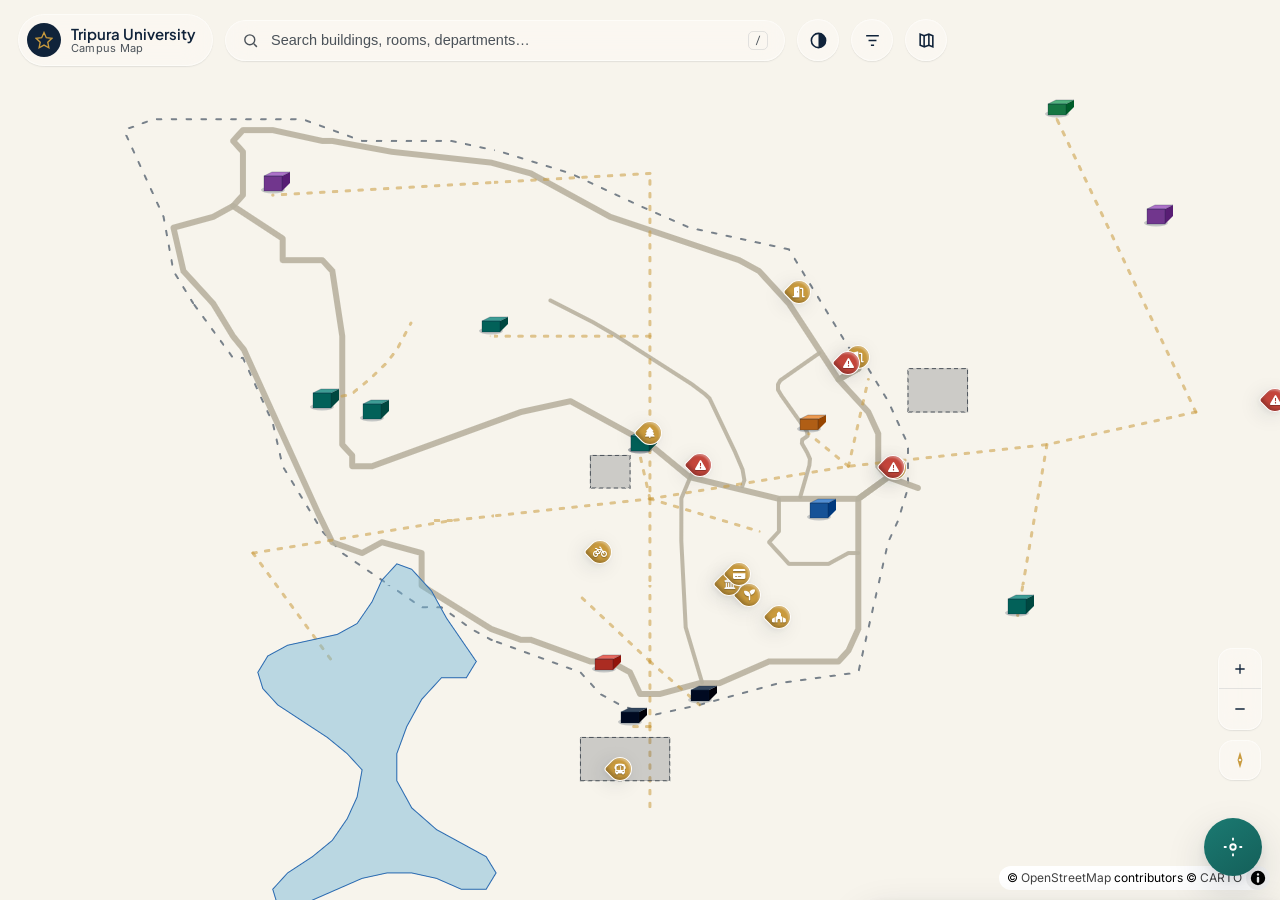
<file: index.html>
<!DOCTYPE html>
<html lang="en">
<head>
<meta charset="UTF-8">
<meta name="viewport" content="width=device-width, initial-scale=1, viewport-fit=cover">
<title>Tripura University — Interactive Campus Map</title>
<meta name="description" content="An open-source, interactive campus navigation platform for Tripura University: search buildings and rooms, filter by category, and find walking routes across campus.">
<meta name="theme-color" content="#10233A">

<!-- PWA -->
<link rel="manifest" href="manifest.json">
<link rel="icon" href="assets/icons/favicon.svg" type="image/svg+xml">

<!-- MapLibre GL JS (open-source vector/raster mapping library) and
     Font Awesome, vendored locally in /vendor — not loaded from a CDN.
     A CDN + SRI script is one bad/slow/filtered network hop away from
     silently failing to execute (no console access for most visitors
     to even notice), which took the whole map down before. Shipping
     these with the app removes that failure point and lets the service
     worker cache them for real offline use. -->
<link rel="stylesheet" href="vendor/maplibre/maplibre-gl.css">
<link rel="stylesheet" href="vendor/fontawesome/css/all.min.css">

<!-- Typography: modern all-sans pairing (display + body) + a data mono -->
<link rel="preconnect" href="https://fonts.googleapis.com">
<link rel="preconnect" href="https://fonts.gstatic.com" crossorigin>
<link href="https://fonts.googleapis.com/css2?family=Plus+Jakarta+Sans:wght@500;600;700;800&family=Inter:wght@400;500;600;700&family=JetBrains+Mono:wght@400;600&display=swap" rel="stylesheet">

<link rel="stylesheet" href="css/style.css">
<link rel="stylesheet" href="css/dark.css">
<link rel="stylesheet" href="css/responsive.css">
</head>
<body>
<a class="skip-link" href="#map-canvas">Skip to map</a>

<div id="app-shell">

  <!-- ============ Loading splash ============ -->
  <div id="app-loading" aria-live="polite">
    <div class="loading-crest">
      <svg viewBox="0 0 24 24" width="30" height="30" fill="none" stroke="currentColor" stroke-width="1.6"><path d="m12 2 3.1 6.9 7.4.9-5.5 5.2 1.5 7.3L12 18.8l-6.5 3.5 1.5-7.3-5.5-5.2 7.4-.9Z"/></svg>
    </div>
    <div class="loading-ring"></div>
    <div class="loading-label" id="loading-label">Loading Tripura University campus map…</div>
    <button class="btn btn-primary" id="loading-retry" style="display:none;margin-top:14px">Retry</button>
  </div>

  <!-- ============ Map canvas ============ -->
  <main id="map-canvas" role="application" aria-label="Interactive campus map"></main>

  <!-- ============ Top bar: brand + search + theme ============ -->
  <header class="topbar">
    <div class="brand">
      <div class="brand__crest" aria-hidden="true">
        <svg viewBox="0 0 24 24" width="18" height="18" fill="none" stroke="currentColor" stroke-width="1.8"><path d="m12 2 3.1 6.9 7.4.9-5.5 5.2 1.5 7.3L12 18.8l-6.5 3.5 1.5-7.3-5.5-5.2 7.4-.9Z"/></svg>
      </div>
      <div class="brand__text">
        <span class="brand__title">Tripura University</span>
        <span class="brand__subtitle">Campus Map</span>
      </div>
    </div>

    <div class="search-float">
      <div class="search-box">
        <svg width="17" height="17" viewBox="0 0 24 24" fill="none" stroke="currentColor" stroke-width="2"><circle cx="11" cy="11" r="7"/><path d="m21 21-4.3-4.3"/></svg>
        <input id="search-input" type="text" placeholder="Search buildings, rooms, departments…" aria-label="Search the campus" autocomplete="off">
        <button class="search-clear" id="search-clear" aria-label="Clear search">
          <svg width="15" height="15" viewBox="0 0 24 24" fill="none" stroke="currentColor" stroke-width="2"><path d="M18 6 6 18M6 6l12 12"/></svg>
        </button>
        <span class="kbd-hint">/</span>
      </div>
      <div class="search-suggestions" id="search-suggestions" role="listbox"></div>
    </div>

    <button class="icon-btn" id="theme-toggle" aria-label="Toggle theme"></button>
    <button class="icon-btn" id="sidebar-toggle" aria-label="Toggle filters">
      <svg viewBox="0 0 24 24" fill="none" stroke="currentColor" stroke-width="2"><path d="M4 6h16M7 12h10M10 18h4"/></svg>
    </button>
    <button class="icon-btn" id="route-toggle" aria-label="Plan a route">
      <svg viewBox="0 0 24 24" fill="none" stroke="currentColor" stroke-width="2"><path d="M9 20l-5-2V4l5 2 6-2 5 2v14l-5-2-6 2Z"/><path d="M9 6v14M15 4v14"/></svg>
    </button>
  </header>

  <!-- ============ Recenter pill ============ -->
  <button class="recenter-btn" id="recenter-btn">
    <svg width="13" height="13" viewBox="0 0 24 24" fill="none" stroke="currentColor" stroke-width="2"><circle cx="12" cy="12" r="3"/><path d="M12 2v3M12 19v3M2 12h3M19 12h3"/></svg>
    Recenter on campus
  </button>

  <!-- ============ Sidebar: filters + legend ============ -->
  <aside class="sidebar" id="sidebar" aria-label="Map filters and legend">
    <div class="sidebar__header">
      <h2>Explore the Campus</h2>
      <button class="icon-btn" id="sidebar-close-shortcut" style="width:30px;height:30px" onclick="document.getElementById('sidebar').classList.remove('open')" aria-label="Close filters">
        <svg width="13" height="13" viewBox="0 0 24 24" fill="none" stroke="currentColor" stroke-width="2"><path d="M18 6 6 18M6 6l12 12"/></svg>
      </button>
    </div>
    <div class="sidebar__body">
      <div class="filter-section">
        <div class="filter-section__title">Filter by Category</div>
        <button class="filter-reset-btn" id="filter-reset" type="button">Reset filters</button>
      </div>
      <div id="filter-chips"></div>
      <div class="filter-section">
        <div class="filter-section__title">Map Legend</div>
        <div class="legend-list" id="legend-list"></div>
      </div>
    </div>
  </aside>

  <!-- ============ Map controls: zoom + compass (map rotates, stays flat) ============ -->
  <div class="map-controls">
    <div class="zoom-stack">
      <button id="zoom-in" aria-label="Zoom in"><svg width="16" height="16" viewBox="0 0 24 24" fill="none" stroke="currentColor" stroke-width="2"><path d="M12 5v14M5 12h14"/></svg></button>
      <button id="zoom-out" aria-label="Zoom out"><svg width="16" height="16" viewBox="0 0 24 24" fill="none" stroke="currentColor" stroke-width="2"><path d="M5 12h14"/></svg></button>
    </div>
    <button id="reset-north" class="btn-compass" aria-pressed="false" aria-label="Reset map rotation to north (drag with right-click or two fingers to rotate)">
      <svg class="btn-compass__needle" width="20" height="20" viewBox="0 0 24 24"><path d="M12 2 L15 12 L12 22 L9 12 Z" fill="currentColor"/><circle cx="12" cy="12" r="1.6" fill="var(--cream-paper)"/></svg>
    </button>
  </div>

  <!-- ============ Floating Action Button: Locate Me ============ -->
  <button class="fab" id="fab-locate" aria-label="Locate me">
    <svg width="22" height="22" viewBox="0 0 24 24" fill="none" stroke="#fff" stroke-width="2"><circle cx="12" cy="12" r="3"/><path d="M12 2v3M12 19v3M2 12h3M19 12h3"/></svg>
  </button>

  <!-- ============ Route planner panel ============ -->
  <section class="route-panel" id="route-panel" aria-label="Route planner">
    <div class="route-panel__row">
      <span class="route-dot route-dot--start"></span>
      <div class="route-input-wrap">
        <input class="route-input" id="route-start" placeholder="Starting point" autocomplete="off">
        <div class="search-suggestions" id="route-start-suggestions" role="listbox"></div>
      </div>
      <button class="icon-btn route-locate-btn" id="route-start-locate" aria-label="Use my current location as the starting point" title="Use my current location">
        <svg width="16" height="16" viewBox="0 0 24 24" fill="none" stroke="currentColor" stroke-width="2"><circle cx="12" cy="12" r="3"/><path d="M12 2v3M12 19v3M2 12h3M19 12h3"/></svg>
      </button>
    </div>
    <div class="route-panel__row">
      <button class="route-swap" id="route-swap" aria-label="Swap start and destination">
        <svg width="15" height="15" viewBox="0 0 24 24" fill="none" stroke="currentColor" stroke-width="2"><path d="M7 4v16M7 20l-3-3M7 20l3-3M17 20V4M17 4l-3 3M17 4l3 3"/></svg>
      </button>
      <span class="route-dot route-dot--end"></span>
      <div class="route-input-wrap">
        <input class="route-input" id="route-end" placeholder="Destination" autocomplete="off">
        <div class="search-suggestions" id="route-end-suggestions" role="listbox"></div>
      </div>
    </div>
    <div class="route-mode-toggle">
      <button class="active" data-mode="fastest">Fastest</button>
      <button data-mode="accessible">Accessible</button>
    </div>
    <div style="display:flex;gap:8px;margin-top:12px;">
      <button class="btn btn-primary" id="route-find" style="flex:1;justify-content:center">Find Route</button>
      <button class="btn btn-ghost" id="route-close">Close</button>
    </div>
    <div class="route-summary" id="route-summary" style="display:none"></div>
  </section>

  <!-- ============ Information drawer ============ -->
  <section class="drawer" id="info-drawer" aria-label="Building details">
    <button class="drawer__handle" id="drawer-handle" aria-label="Expand or collapse details panel"></button>
    <div class="drawer__hero">
      <div class="drawer__hero-overlay">
        <div class="drawer__eyebrow">BUILDING</div>
        <h3 class="drawer__title">Select a building</h3>
      </div>
      <button class="drawer__close" id="drawer-close" aria-label="Close details">
        <svg width="15" height="15" viewBox="0 0 24 24" fill="none" stroke="currentColor" stroke-width="2"><path d="M18 6 6 18M6 6l12 12"/></svg>
      </button>
    </div>
    <div class="drawer__body" id="drawer-body"></div>
  </section>

  <!-- ============ Map context menu ============ -->
  <div class="context-menu" id="context-menu" role="menu">
    <button data-action="directions-from" role="menuitem">
      <svg width="15" height="15" viewBox="0 0 24 24" fill="none" stroke="currentColor" stroke-width="2"><path d="M3 11l18-8-8 18-2-8-8-2Z"/></svg>
      Directions from here
    </button>
    <button data-action="copy-coords" role="menuitem">
      <svg width="15" height="15" viewBox="0 0 24 24" fill="none" stroke="currentColor" stroke-width="2"><rect x="9" y="9" width="12" height="12" rx="2"/><path d="M5 15V5a2 2 0 0 1 2-2h10"/></svg>
      Copy coordinates
    </button>
    <button data-action="share-location" role="menuitem">
      <svg width="15" height="15" viewBox="0 0 24 24" fill="none" stroke="currentColor" stroke-width="2"><circle cx="18" cy="5" r="3"/><circle cx="6" cy="12" r="3"/><circle cx="18" cy="19" r="3"/><path d="M8.6 10.5 15.4 6.5M8.6 13.5l6.8 4"/></svg>
      Share this location
    </button>
  </div>

  <!-- ============ Toasts ============ -->
  <div class="toast-stack" id="toast-stack" aria-live="polite"></div>

</div>

<!-- Open-source libraries, no API key required, all served locally — see note above -->
<script src="vendor/maplibre/maplibre-gl.js"></script>
<script src="vendor/turf/turf.min.js"></script>
<script src="vendor/fuse/fuse.min.js"></script>
<script src="vendor/gsap/gsap.min.js"></script>

<!-- App modules, loaded in dependency order (no bundler by design) -->
<script src="js/helpers.js"></script>
<script src="js/dataLoader.js"></script>
<script src="js/scenery.js"></script>
<script src="js/map.js"></script>
<script src="js/routing.js"></script>
<script src="js/search.js"></script>
<script src="js/filters.js"></script>
<script src="js/ui.js"></script>
<script src="js/app.js"></script>
<script>
  // Registers service-worker.js so the app shell, styles, scripts and
  // /data are cached for offline/flaky-network use, per manifest.json's
  // PWA setup. (The file already existed in the repo but nothing was
  // ever calling navigator.serviceWorker.register — so it never actually
  // ran.) Skipped gracefully on browsers without support.
  if ('serviceWorker' in navigator) {
    window.addEventListener('load', () => {
      navigator.serviceWorker.register('service-worker.js').catch((err) => {
        console.warn('Service worker registration failed:', err);
      });
    });
  }
</script>
</body>
</html>
</file>
<file: vendor/maplibre/maplibre-gl.css>
.maplibregl-map{font:12px/20px Helvetica Neue,Arial,Helvetica,sans-serif;overflow:hidden;position:relative;-webkit-tap-highlight-color:rgb(0 0 0/0)}.maplibregl-canvas{left:0;position:absolute;top:0}.maplibregl-map:fullscreen{height:100%;width:100%}.maplibregl-ctrl-group button.maplibregl-ctrl-compass{touch-action:none}.maplibregl-canvas-container.maplibregl-interactive,.maplibregl-ctrl-group button.maplibregl-ctrl-compass{cursor:grab;-webkit-user-select:none;-moz-user-select:none;user-select:none}.maplibregl-canvas-container.maplibregl-interactive.maplibregl-track-pointer{cursor:pointer}.maplibregl-canvas-container.maplibregl-interactive:active,.maplibregl-ctrl-group button.maplibregl-ctrl-compass:active{cursor:grabbing}.maplibregl-canvas-container.maplibregl-touch-zoom-rotate,.maplibregl-canvas-container.maplibregl-touch-zoom-rotate .maplibregl-canvas{touch-action:pan-x pan-y}.maplibregl-canvas-container.maplibregl-touch-drag-pan,.maplibregl-canvas-container.maplibregl-touch-drag-pan .maplibregl-canvas{touch-action:pinch-zoom}.maplibregl-canvas-container.maplibregl-touch-zoom-rotate.maplibregl-touch-drag-pan,.maplibregl-canvas-container.maplibregl-touch-zoom-rotate.maplibregl-touch-drag-pan .maplibregl-canvas{touch-action:none}.maplibregl-canvas-container.maplibregl-touch-drag-pan.maplibregl-cooperative-gestures,.maplibregl-canvas-container.maplibregl-touch-drag-pan.maplibregl-cooperative-gestures .maplibregl-canvas{touch-action:pan-x pan-y}.maplibregl-ctrl-bottom-left,.maplibregl-ctrl-bottom-right,.maplibregl-ctrl-top-left,.maplibregl-ctrl-top-right{pointer-events:none;position:absolute;z-index:2}.maplibregl-ctrl-top-left{left:0;top:0}.maplibregl-ctrl-top-right{right:0;top:0}.maplibregl-ctrl-bottom-left{bottom:0;left:0}.maplibregl-ctrl-bottom-right{bottom:0;right:0}.maplibregl-ctrl{clear:both;pointer-events:auto;transform:translate(0)}.maplibregl-ctrl-top-left .maplibregl-ctrl{float:left;margin:10px 0 0 10px}.maplibregl-ctrl-top-right .maplibregl-ctrl{float:right;margin:10px 10px 0 0}.maplibregl-ctrl-bottom-left .maplibregl-ctrl{float:left;margin:0 0 10px 10px}.maplibregl-ctrl-bottom-right .maplibregl-ctrl{float:right;margin:0 10px 10px 0}.maplibregl-ctrl-group{background:#fff;border-radius:4px}.maplibregl-ctrl-group:not(:empty){box-shadow:0 0 0 2px rgba(0,0,0,.1)}@media (forced-colors:active){.maplibregl-ctrl-group:not(:empty){box-shadow:0 0 0 2px ButtonText}}.maplibregl-ctrl-group button{background-color:transparent;border:0;box-sizing:border-box;cursor:pointer;display:block;height:29px;outline:none;padding:0;width:29px}.maplibregl-ctrl-group button+button{border-top:1px solid #ddd}.maplibregl-ctrl button .maplibregl-ctrl-icon{background-position:50%;background-repeat:no-repeat;display:block;height:100%;width:100%}@media (forced-colors:active){.maplibregl-ctrl-icon{background-color:transparent}.maplibregl-ctrl-group button+button{border-top:1px solid ButtonText}}.maplibregl-ctrl button::-moz-focus-inner{border:0;padding:0}.maplibregl-ctrl-attrib-button:focus,.maplibregl-ctrl-group button:focus{box-shadow:0 0 2px 2px #0096ff}.maplibregl-ctrl button:disabled{cursor:not-allowed}.maplibregl-ctrl button:disabled .maplibregl-ctrl-icon{opacity:.25}.maplibregl-ctrl button:not(:disabled):hover{background-color:rgb(0 0 0/5%)}.maplibregl-ctrl-group button:focus:focus-visible{box-shadow:0 0 2px 2px #0096ff}.maplibregl-ctrl-group button:focus:not(:focus-visible){box-shadow:none}.maplibregl-ctrl-group button:focus:first-child{border-radius:4px 4px 0 0}.maplibregl-ctrl-group button:focus:last-child{border-radius:0 0 4px 4px}.maplibregl-ctrl-group button:focus:only-child{border-radius:inherit}.maplibregl-ctrl button.maplibregl-ctrl-zoom-out .maplibregl-ctrl-icon{background-image:url("data:image/svg+xml;charset=utf-8,%3Csvg xmlns='http://www.w3.org/2000/svg' width='29' height='29' fill='%23333' viewBox='0 0 29 29'%3E%3Cpath d='M10 13c-.75 0-1.5.75-1.5 1.5S9.25 16 10 16h9c.75 0 1.5-.75 1.5-1.5S19.75 13 19 13z'/%3E%3C/svg%3E")}.maplibregl-ctrl button.maplibregl-ctrl-zoom-in .maplibregl-ctrl-icon{background-image:url("data:image/svg+xml;charset=utf-8,%3Csvg xmlns='http://www.w3.org/2000/svg' width='29' height='29' fill='%23333' viewBox='0 0 29 29'%3E%3Cpath d='M14.5 8.5c-.75 0-1.5.75-1.5 1.5v3h-3c-.75 0-1.5.75-1.5 1.5S9.25 16 10 16h3v3c0 .75.75 1.5 1.5 1.5S16 19.75 16 19v-3h3c.75 0 1.5-.75 1.5-1.5S19.75 13 19 13h-3v-3c0-.75-.75-1.5-1.5-1.5'/%3E%3C/svg%3E")}@media (forced-colors:active){.maplibregl-ctrl button.maplibregl-ctrl-zoom-out .maplibregl-ctrl-icon{background-image:url("data:image/svg+xml;charset=utf-8,%3Csvg xmlns='http://www.w3.org/2000/svg' width='29' height='29' fill='%23fff' viewBox='0 0 29 29'%3E%3Cpath d='M10 13c-.75 0-1.5.75-1.5 1.5S9.25 16 10 16h9c.75 0 1.5-.75 1.5-1.5S19.75 13 19 13z'/%3E%3C/svg%3E")}.maplibregl-ctrl button.maplibregl-ctrl-zoom-in .maplibregl-ctrl-icon{background-image:url("data:image/svg+xml;charset=utf-8,%3Csvg xmlns='http://www.w3.org/2000/svg' width='29' height='29' fill='%23fff' viewBox='0 0 29 29'%3E%3Cpath d='M14.5 8.5c-.75 0-1.5.75-1.5 1.5v3h-3c-.75 0-1.5.75-1.5 1.5S9.25 16 10 16h3v3c0 .75.75 1.5 1.5 1.5S16 19.75 16 19v-3h3c.75 0 1.5-.75 1.5-1.5S19.75 13 19 13h-3v-3c0-.75-.75-1.5-1.5-1.5'/%3E%3C/svg%3E")}}@media (forced-colors:active) and (prefers-color-scheme:light){.maplibregl-ctrl button.maplibregl-ctrl-zoom-out .maplibregl-ctrl-icon{background-image:url("data:image/svg+xml;charset=utf-8,%3Csvg xmlns='http://www.w3.org/2000/svg' width='29' height='29' viewBox='0 0 29 29'%3E%3Cpath d='M10 13c-.75 0-1.5.75-1.5 1.5S9.25 16 10 16h9c.75 0 1.5-.75 1.5-1.5S19.75 13 19 13z'/%3E%3C/svg%3E")}.maplibregl-ctrl button.maplibregl-ctrl-zoom-in .maplibregl-ctrl-icon{background-image:url("data:image/svg+xml;charset=utf-8,%3Csvg xmlns='http://www.w3.org/2000/svg' width='29' height='29' viewBox='0 0 29 29'%3E%3Cpath d='M14.5 8.5c-.75 0-1.5.75-1.5 1.5v3h-3c-.75 0-1.5.75-1.5 1.5S9.25 16 10 16h3v3c0 .75.75 1.5 1.5 1.5S16 19.75 16 19v-3h3c.75 0 1.5-.75 1.5-1.5S19.75 13 19 13h-3v-3c0-.75-.75-1.5-1.5-1.5'/%3E%3C/svg%3E")}}.maplibregl-ctrl button.maplibregl-ctrl-fullscreen .maplibregl-ctrl-icon{background-image:url("data:image/svg+xml;charset=utf-8,%3Csvg xmlns='http://www.w3.org/2000/svg' width='29' height='29' fill='%23333' viewBox='0 0 29 29'%3E%3Cpath d='M24 16v5.5c0 1.75-.75 2.5-2.5 2.5H16v-1l3-1.5-4-5.5 1-1 5.5 4 1.5-3zM6 16l1.5 3 5.5-4 1 1-4 5.5 3 1.5v1H7.5C5.75 24 5 23.25 5 21.5V16zm7-11v1l-3 1.5 4 5.5-1 1-5.5-4L6 13H5V7.5C5 5.75 5.75 5 7.5 5zm11 2.5c0-1.75-.75-2.5-2.5-2.5H16v1l3 1.5-4 5.5 1 1 5.5-4 1.5 3h1z'/%3E%3C/svg%3E")}.maplibregl-ctrl button.maplibregl-ctrl-shrink .maplibregl-ctrl-icon{background-image:url("data:image/svg+xml;charset=utf-8,%3Csvg xmlns='http://www.w3.org/2000/svg' width='29' height='29' viewBox='0 0 29 29'%3E%3Cpath d='M18.5 16c-1.75 0-2.5.75-2.5 2.5V24h1l1.5-3 5.5 4 1-1-4-5.5 3-1.5v-1zM13 18.5c0-1.75-.75-2.5-2.5-2.5H5v1l3 1.5L4 24l1 1 5.5-4 1.5 3h1zm3-8c0 1.75.75 2.5 2.5 2.5H24v-1l-3-1.5L25 5l-1-1-5.5 4L17 5h-1zM10.5 13c1.75 0 2.5-.75 2.5-2.5V5h-1l-1.5 3L5 4 4 5l4 5.5L5 12v1z'/%3E%3C/svg%3E")}@media (forced-colors:active){.maplibregl-ctrl button.maplibregl-ctrl-fullscreen .maplibregl-ctrl-icon{background-image:url("data:image/svg+xml;charset=utf-8,%3Csvg xmlns='http://www.w3.org/2000/svg' width='29' height='29' fill='%23fff' viewBox='0 0 29 29'%3E%3Cpath d='M24 16v5.5c0 1.75-.75 2.5-2.5 2.5H16v-1l3-1.5-4-5.5 1-1 5.5 4 1.5-3zM6 16l1.5 3 5.5-4 1 1-4 5.5 3 1.5v1H7.5C5.75 24 5 23.25 5 21.5V16zm7-11v1l-3 1.5 4 5.5-1 1-5.5-4L6 13H5V7.5C5 5.75 5.75 5 7.5 5zm11 2.5c0-1.75-.75-2.5-2.5-2.5H16v1l3 1.5-4 5.5 1 1 5.5-4 1.5 3h1z'/%3E%3C/svg%3E")}.maplibregl-ctrl button.maplibregl-ctrl-shrink .maplibregl-ctrl-icon{background-image:url("data:image/svg+xml;charset=utf-8,%3Csvg xmlns='http://www.w3.org/2000/svg' width='29' height='29' fill='%23fff' viewBox='0 0 29 29'%3E%3Cpath d='M18.5 16c-1.75 0-2.5.75-2.5 2.5V24h1l1.5-3 5.5 4 1-1-4-5.5 3-1.5v-1zM13 18.5c0-1.75-.75-2.5-2.5-2.5H5v1l3 1.5L4 24l1 1 5.5-4 1.5 3h1zm3-8c0 1.75.75 2.5 2.5 2.5H24v-1l-3-1.5L25 5l-1-1-5.5 4L17 5h-1zM10.5 13c1.75 0 2.5-.75 2.5-2.5V5h-1l-1.5 3L5 4 4 5l4 5.5L5 12v1z'/%3E%3C/svg%3E")}}@media (forced-colors:active) and (prefers-color-scheme:light){.maplibregl-ctrl button.maplibregl-ctrl-fullscreen .maplibregl-ctrl-icon{background-image:url("data:image/svg+xml;charset=utf-8,%3Csvg xmlns='http://www.w3.org/2000/svg' width='29' height='29' viewBox='0 0 29 29'%3E%3Cpath d='M24 16v5.5c0 1.75-.75 2.5-2.5 2.5H16v-1l3-1.5-4-5.5 1-1 5.5 4 1.5-3zM6 16l1.5 3 5.5-4 1 1-4 5.5 3 1.5v1H7.5C5.75 24 5 23.25 5 21.5V16zm7-11v1l-3 1.5 4 5.5-1 1-5.5-4L6 13H5V7.5C5 5.75 5.75 5 7.5 5zm11 2.5c0-1.75-.75-2.5-2.5-2.5H16v1l3 1.5-4 5.5 1 1 5.5-4 1.5 3h1z'/%3E%3C/svg%3E")}.maplibregl-ctrl button.maplibregl-ctrl-shrink .maplibregl-ctrl-icon{background-image:url("data:image/svg+xml;charset=utf-8,%3Csvg xmlns='http://www.w3.org/2000/svg' width='29' height='29' viewBox='0 0 29 29'%3E%3Cpath d='M18.5 16c-1.75 0-2.5.75-2.5 2.5V24h1l1.5-3 5.5 4 1-1-4-5.5 3-1.5v-1zM13 18.5c0-1.75-.75-2.5-2.5-2.5H5v1l3 1.5L4 24l1 1 5.5-4 1.5 3h1zm3-8c0 1.75.75 2.5 2.5 2.5H24v-1l-3-1.5L25 5l-1-1-5.5 4L17 5h-1zM10.5 13c1.75 0 2.5-.75 2.5-2.5V5h-1l-1.5 3L5 4 4 5l4 5.5L5 12v1z'/%3E%3C/svg%3E")}}.maplibregl-ctrl button.maplibregl-ctrl-compass .maplibregl-ctrl-icon{background-image:url("data:image/svg+xml;charset=utf-8,%3Csvg xmlns='http://www.w3.org/2000/svg' width='29' height='29' fill='%23333' viewBox='0 0 29 29'%3E%3Cpath d='m10.5 14 4-8 4 8z'/%3E%3Cpath fill='%23ccc' d='m10.5 16 4 8 4-8z'/%3E%3C/svg%3E")}@media (forced-colors:active){.maplibregl-ctrl button.maplibregl-ctrl-compass .maplibregl-ctrl-icon{background-image:url("data:image/svg+xml;charset=utf-8,%3Csvg xmlns='http://www.w3.org/2000/svg' width='29' height='29' fill='%23fff' viewBox='0 0 29 29'%3E%3Cpath d='m10.5 14 4-8 4 8z'/%3E%3Cpath fill='%23ccc' d='m10.5 16 4 8 4-8z'/%3E%3C/svg%3E")}}@media (forced-colors:active) and (prefers-color-scheme:light){.maplibregl-ctrl button.maplibregl-ctrl-compass .maplibregl-ctrl-icon{background-image:url("data:image/svg+xml;charset=utf-8,%3Csvg xmlns='http://www.w3.org/2000/svg' width='29' height='29' viewBox='0 0 29 29'%3E%3Cpath d='m10.5 14 4-8 4 8z'/%3E%3Cpath fill='%23ccc' d='m10.5 16 4 8 4-8z'/%3E%3C/svg%3E")}}.maplibregl-ctrl button.maplibregl-ctrl-terrain .maplibregl-ctrl-icon{background-image:url("data:image/svg+xml;charset=utf-8,%3Csvg xmlns='http://www.w3.org/2000/svg' width='22' height='22' fill='%23333' viewBox='0 0 22 22'%3E%3Cpath d='m1.754 13.406 4.453-4.851 3.09 3.09 3.281 3.277.969-.969-3.309-3.312 3.844-4.121 6.148 6.886h1.082v-.855l-7.207-8.07-4.84 5.187L6.169 6.57l-5.48 5.965v.871ZM.688 16.844h20.625v1.375H.688Zm0 0'/%3E%3C/svg%3E")}.maplibregl-ctrl button.maplibregl-ctrl-terrain-enabled .maplibregl-ctrl-icon{background-image:url("data:image/svg+xml;charset=utf-8,%3Csvg xmlns='http://www.w3.org/2000/svg' width='22' height='22' fill='%2333b5e5' viewBox='0 0 22 22'%3E%3Cpath d='m1.754 13.406 4.453-4.851 3.09 3.09 3.281 3.277.969-.969-3.309-3.312 3.844-4.121 6.148 6.886h1.082v-.855l-7.207-8.07-4.84 5.187L6.169 6.57l-5.48 5.965v.871ZM.688 16.844h20.625v1.375H.688Zm0 0'/%3E%3C/svg%3E")}.maplibregl-ctrl button.maplibregl-ctrl-geolocate .maplibregl-ctrl-icon{background-image:url("data:image/svg+xml;charset=utf-8,%3Csvg xmlns='http://www.w3.org/2000/svg' width='29' height='29' fill='%23333' viewBox='0 0 20 20'%3E%3Cpath d='M10 4C9 4 9 5 9 5v.1A5 5 0 0 0 5.1 9H5s-1 0-1 1 1 1 1 1h.1A5 5 0 0 0 9 14.9v.1s0 1 1 1 1-1 1-1v-.1a5 5 0 0 0 3.9-3.9h.1s1 0 1-1-1-1-1-1h-.1A5 5 0 0 0 11 5.1V5s0-1-1-1m0 2.5a3.5 3.5 0 1 1 0 7 3.5 3.5 0 1 1 0-7'/%3E%3Ccircle cx='10' cy='10' r='2'/%3E%3C/svg%3E")}.maplibregl-ctrl button.maplibregl-ctrl-geolocate:disabled .maplibregl-ctrl-icon{background-image:url("data:image/svg+xml;charset=utf-8,%3Csvg xmlns='http://www.w3.org/2000/svg' width='29' height='29' fill='%23aaa' viewBox='0 0 20 20'%3E%3Cpath d='M10 4C9 4 9 5 9 5v.1A5 5 0 0 0 5.1 9H5s-1 0-1 1 1 1 1 1h.1A5 5 0 0 0 9 14.9v.1s0 1 1 1 1-1 1-1v-.1a5 5 0 0 0 3.9-3.9h.1s1 0 1-1-1-1-1-1h-.1A5 5 0 0 0 11 5.1V5s0-1-1-1m0 2.5a3.5 3.5 0 1 1 0 7 3.5 3.5 0 1 1 0-7'/%3E%3Ccircle cx='10' cy='10' r='2'/%3E%3Cpath fill='red' d='m14 5 1 1-9 9-1-1z'/%3E%3C/svg%3E")}.maplibregl-ctrl button.maplibregl-ctrl-geolocate.maplibregl-ctrl-geolocate-active .maplibregl-ctrl-icon{background-image:url("data:image/svg+xml;charset=utf-8,%3Csvg xmlns='http://www.w3.org/2000/svg' width='29' height='29' fill='%2333b5e5' viewBox='0 0 20 20'%3E%3Cpath d='M10 4C9 4 9 5 9 5v.1A5 5 0 0 0 5.1 9H5s-1 0-1 1 1 1 1 1h.1A5 5 0 0 0 9 14.9v.1s0 1 1 1 1-1 1-1v-.1a5 5 0 0 0 3.9-3.9h.1s1 0 1-1-1-1-1-1h-.1A5 5 0 0 0 11 5.1V5s0-1-1-1m0 2.5a3.5 3.5 0 1 1 0 7 3.5 3.5 0 1 1 0-7'/%3E%3Ccircle cx='10' cy='10' r='2'/%3E%3C/svg%3E")}.maplibregl-ctrl button.maplibregl-ctrl-geolocate.maplibregl-ctrl-geolocate-active-error .maplibregl-ctrl-icon{background-image:url("data:image/svg+xml;charset=utf-8,%3Csvg xmlns='http://www.w3.org/2000/svg' width='29' height='29' fill='%23e58978' viewBox='0 0 20 20'%3E%3Cpath d='M10 4C9 4 9 5 9 5v.1A5 5 0 0 0 5.1 9H5s-1 0-1 1 1 1 1 1h.1A5 5 0 0 0 9 14.9v.1s0 1 1 1 1-1 1-1v-.1a5 5 0 0 0 3.9-3.9h.1s1 0 1-1-1-1-1-1h-.1A5 5 0 0 0 11 5.1V5s0-1-1-1m0 2.5a3.5 3.5 0 1 1 0 7 3.5 3.5 0 1 1 0-7'/%3E%3Ccircle cx='10' cy='10' r='2'/%3E%3C/svg%3E")}.maplibregl-ctrl button.maplibregl-ctrl-geolocate.maplibregl-ctrl-geolocate-background .maplibregl-ctrl-icon{background-image:url("data:image/svg+xml;charset=utf-8,%3Csvg xmlns='http://www.w3.org/2000/svg' width='29' height='29' fill='%2333b5e5' viewBox='0 0 20 20'%3E%3Cpath d='M10 4C9 4 9 5 9 5v.1A5 5 0 0 0 5.1 9H5s-1 0-1 1 1 1 1 1h.1A5 5 0 0 0 9 14.9v.1s0 1 1 1 1-1 1-1v-.1a5 5 0 0 0 3.9-3.9h.1s1 0 1-1-1-1-1-1h-.1A5 5 0 0 0 11 5.1V5s0-1-1-1m0 2.5a3.5 3.5 0 1 1 0 7 3.5 3.5 0 1 1 0-7'/%3E%3C/svg%3E")}.maplibregl-ctrl button.maplibregl-ctrl-geolocate.maplibregl-ctrl-geolocate-background-error .maplibregl-ctrl-icon{background-image:url("data:image/svg+xml;charset=utf-8,%3Csvg xmlns='http://www.w3.org/2000/svg' width='29' height='29' fill='%23e54e33' viewBox='0 0 20 20'%3E%3Cpath d='M10 4C9 4 9 5 9 5v.1A5 5 0 0 0 5.1 9H5s-1 0-1 1 1 1 1 1h.1A5 5 0 0 0 9 14.9v.1s0 1 1 1 1-1 1-1v-.1a5 5 0 0 0 3.9-3.9h.1s1 0 1-1-1-1-1-1h-.1A5 5 0 0 0 11 5.1V5s0-1-1-1m0 2.5a3.5 3.5 0 1 1 0 7 3.5 3.5 0 1 1 0-7'/%3E%3C/svg%3E")}.maplibregl-ctrl button.maplibregl-ctrl-geolocate.maplibregl-ctrl-geolocate-waiting .maplibregl-ctrl-icon{animation:maplibregl-spin 2s linear infinite}@media (forced-colors:active){.maplibregl-ctrl button.maplibregl-ctrl-geolocate .maplibregl-ctrl-icon{background-image:url("data:image/svg+xml;charset=utf-8,%3Csvg xmlns='http://www.w3.org/2000/svg' width='29' height='29' fill='%23fff' viewBox='0 0 20 20'%3E%3Cpath d='M10 4C9 4 9 5 9 5v.1A5 5 0 0 0 5.1 9H5s-1 0-1 1 1 1 1 1h.1A5 5 0 0 0 9 14.9v.1s0 1 1 1 1-1 1-1v-.1a5 5 0 0 0 3.9-3.9h.1s1 0 1-1-1-1-1-1h-.1A5 5 0 0 0 11 5.1V5s0-1-1-1m0 2.5a3.5 3.5 0 1 1 0 7 3.5 3.5 0 1 1 0-7'/%3E%3Ccircle cx='10' cy='10' r='2'/%3E%3C/svg%3E")}.maplibregl-ctrl button.maplibregl-ctrl-geolocate:disabled .maplibregl-ctrl-icon{background-image:url("data:image/svg+xml;charset=utf-8,%3Csvg xmlns='http://www.w3.org/2000/svg' width='29' height='29' fill='%23999' viewBox='0 0 20 20'%3E%3Cpath d='M10 4C9 4 9 5 9 5v.1A5 5 0 0 0 5.1 9H5s-1 0-1 1 1 1 1 1h.1A5 5 0 0 0 9 14.9v.1s0 1 1 1 1-1 1-1v-.1a5 5 0 0 0 3.9-3.9h.1s1 0 1-1-1-1-1-1h-.1A5 5 0 0 0 11 5.1V5s0-1-1-1m0 2.5a3.5 3.5 0 1 1 0 7 3.5 3.5 0 1 1 0-7'/%3E%3Ccircle cx='10' cy='10' r='2'/%3E%3Cpath fill='red' d='m14 5 1 1-9 9-1-1z'/%3E%3C/svg%3E")}.maplibregl-ctrl button.maplibregl-ctrl-geolocate.maplibregl-ctrl-geolocate-active .maplibregl-ctrl-icon{background-image:url("data:image/svg+xml;charset=utf-8,%3Csvg xmlns='http://www.w3.org/2000/svg' width='29' height='29' fill='%2333b5e5' viewBox='0 0 20 20'%3E%3Cpath d='M10 4C9 4 9 5 9 5v.1A5 5 0 0 0 5.1 9H5s-1 0-1 1 1 1 1 1h.1A5 5 0 0 0 9 14.9v.1s0 1 1 1 1-1 1-1v-.1a5 5 0 0 0 3.9-3.9h.1s1 0 1-1-1-1-1-1h-.1A5 5 0 0 0 11 5.1V5s0-1-1-1m0 2.5a3.5 3.5 0 1 1 0 7 3.5 3.5 0 1 1 0-7'/%3E%3Ccircle cx='10' cy='10' r='2'/%3E%3C/svg%3E")}.maplibregl-ctrl button.maplibregl-ctrl-geolocate.maplibregl-ctrl-geolocate-active-error .maplibregl-ctrl-icon{background-image:url("data:image/svg+xml;charset=utf-8,%3Csvg xmlns='http://www.w3.org/2000/svg' width='29' height='29' fill='%23e58978' viewBox='0 0 20 20'%3E%3Cpath d='M10 4C9 4 9 5 9 5v.1A5 5 0 0 0 5.1 9H5s-1 0-1 1 1 1 1 1h.1A5 5 0 0 0 9 14.9v.1s0 1 1 1 1-1 1-1v-.1a5 5 0 0 0 3.9-3.9h.1s1 0 1-1-1-1-1-1h-.1A5 5 0 0 0 11 5.1V5s0-1-1-1m0 2.5a3.5 3.5 0 1 1 0 7 3.5 3.5 0 1 1 0-7'/%3E%3Ccircle cx='10' cy='10' r='2'/%3E%3C/svg%3E")}.maplibregl-ctrl button.maplibregl-ctrl-geolocate.maplibregl-ctrl-geolocate-background .maplibregl-ctrl-icon{background-image:url("data:image/svg+xml;charset=utf-8,%3Csvg xmlns='http://www.w3.org/2000/svg' width='29' height='29' fill='%2333b5e5' viewBox='0 0 20 20'%3E%3Cpath d='M10 4C9 4 9 5 9 5v.1A5 5 0 0 0 5.1 9H5s-1 0-1 1 1 1 1 1h.1A5 5 0 0 0 9 14.9v.1s0 1 1 1 1-1 1-1v-.1a5 5 0 0 0 3.9-3.9h.1s1 0 1-1-1-1-1-1h-.1A5 5 0 0 0 11 5.1V5s0-1-1-1m0 2.5a3.5 3.5 0 1 1 0 7 3.5 3.5 0 1 1 0-7'/%3E%3C/svg%3E")}.maplibregl-ctrl button.maplibregl-ctrl-geolocate.maplibregl-ctrl-geolocate-background-error .maplibregl-ctrl-icon{background-image:url("data:image/svg+xml;charset=utf-8,%3Csvg xmlns='http://www.w3.org/2000/svg' width='29' height='29' fill='%23e54e33' viewBox='0 0 20 20'%3E%3Cpath d='M10 4C9 4 9 5 9 5v.1A5 5 0 0 0 5.1 9H5s-1 0-1 1 1 1 1 1h.1A5 5 0 0 0 9 14.9v.1s0 1 1 1 1-1 1-1v-.1a5 5 0 0 0 3.9-3.9h.1s1 0 1-1-1-1-1-1h-.1A5 5 0 0 0 11 5.1V5s0-1-1-1m0 2.5a3.5 3.5 0 1 1 0 7 3.5 3.5 0 1 1 0-7'/%3E%3C/svg%3E")}}@media (forced-colors:active) and (prefers-color-scheme:light){.maplibregl-ctrl button.maplibregl-ctrl-geolocate .maplibregl-ctrl-icon{background-image:url("data:image/svg+xml;charset=utf-8,%3Csvg xmlns='http://www.w3.org/2000/svg' width='29' height='29' viewBox='0 0 20 20'%3E%3Cpath d='M10 4C9 4 9 5 9 5v.1A5 5 0 0 0 5.1 9H5s-1 0-1 1 1 1 1 1h.1A5 5 0 0 0 9 14.9v.1s0 1 1 1 1-1 1-1v-.1a5 5 0 0 0 3.9-3.9h.1s1 0 1-1-1-1-1-1h-.1A5 5 0 0 0 11 5.1V5s0-1-1-1m0 2.5a3.5 3.5 0 1 1 0 7 3.5 3.5 0 1 1 0-7'/%3E%3Ccircle cx='10' cy='10' r='2'/%3E%3C/svg%3E")}.maplibregl-ctrl button.maplibregl-ctrl-geolocate:disabled .maplibregl-ctrl-icon{background-image:url("data:image/svg+xml;charset=utf-8,%3Csvg xmlns='http://www.w3.org/2000/svg' width='29' height='29' fill='%23666' viewBox='0 0 20 20'%3E%3Cpath d='M10 4C9 4 9 5 9 5v.1A5 5 0 0 0 5.1 9H5s-1 0-1 1 1 1 1 1h.1A5 5 0 0 0 9 14.9v.1s0 1 1 1 1-1 1-1v-.1a5 5 0 0 0 3.9-3.9h.1s1 0 1-1-1-1-1-1h-.1A5 5 0 0 0 11 5.1V5s0-1-1-1m0 2.5a3.5 3.5 0 1 1 0 7 3.5 3.5 0 1 1 0-7'/%3E%3Ccircle cx='10' cy='10' r='2'/%3E%3Cpath fill='red' d='m14 5 1 1-9 9-1-1z'/%3E%3C/svg%3E")}}@keyframes maplibregl-spin{0%{transform:rotate(0deg)}to{transform:rotate(1turn)}}a.maplibregl-ctrl-logo{background-image:url("data:image/svg+xml;charset=utf-8,%3Csvg xmlns='http://www.w3.org/2000/svg' width='88' height='23' fill='none'%3E%3Cpath fill='%23000' fill-opacity='.4' fill-rule='evenodd' d='M17.408 16.796h-1.827l2.501-12.095h.198l3.324 6.533.988 2.19.988-2.19 3.258-6.533h.181l2.6 12.095h-1.81l-1.218-5.644-.362-1.71-.658 1.71-2.929 5.644h-.098l-2.914-5.644-.757-1.71-.345 1.71zm1.958-3.42-.726 3.663a1.255 1.255 0 0 1-1.232 1.011h-1.827a1.255 1.255 0 0 1-1.229-1.509l2.501-12.095a1.255 1.255 0 0 1 1.23-1.001h.197a1.25 1.25 0 0 1 1.12.685l3.19 6.273 3.125-6.263a1.25 1.25 0 0 1 1.123-.695h.181a1.255 1.255 0 0 1 1.227.991l1.443 6.71a5 5 0 0 1 .314-.787l.009-.016a4.6 4.6 0 0 1 1.777-1.887c.782-.46 1.668-.667 2.611-.667a4.6 4.6 0 0 1 1.7.32l.306.134c.21-.16.474-.256.759-.256h1.694a1.255 1.255 0 0 1 1.212.925 1.255 1.255 0 0 1 1.212-.925h1.711c.284 0 .545.094.755.252.613-.3 1.312-.45 2.075-.45 1.356 0 2.557.445 3.482 1.4q.47.48.763 1.064V4.701a1.255 1.255 0 0 1 1.255-1.255h1.86A1.255 1.255 0 0 1 54.44 4.7v9.194h2.217c.19 0 .37.043.532.118v-4.77c0-.356.147-.678.385-.906a2.42 2.42 0 0 1-.682-1.71c0-.665.267-1.253.735-1.7a2.45 2.45 0 0 1 1.722-.674 2.43 2.43 0 0 1 1.705.675q.318.302.504.683V4.7a1.255 1.255 0 0 1 1.255-1.255h1.744A1.255 1.255 0 0 1 65.812 4.7v3.335a4.8 4.8 0 0 1 1.526-.246c.938 0 1.817.214 2.59.69a4.47 4.47 0 0 1 1.67 1.743v-.98a1.255 1.255 0 0 1 1.256-1.256h1.777c.233 0 .451.064.639.174a3.4 3.4 0 0 1 1.567-.372c.346 0 .861.02 1.285.232a1.25 1.25 0 0 1 .689 1.004 4.7 4.7 0 0 1 .853-.588c.795-.44 1.675-.647 2.61-.647 1.385 0 2.65.39 3.525 1.396.836.938 1.168 2.173 1.168 3.528q-.001.515-.056 1.051a1.255 1.255 0 0 1-.947 1.09l.408.952a1.255 1.255 0 0 1-.477 1.552c-.418.268-.92.463-1.458.612-.613.171-1.304.244-2.049.244-1.06 0-2.043-.207-2.886-.698l-.015-.008c-.798-.48-1.419-1.135-1.818-1.963l-.004-.008a5.8 5.8 0 0 1-.548-2.512q0-.429.053-.843a1.3 1.3 0 0 1-.333-.086l-.166-.004c-.223 0-.426.062-.643.228-.03.024-.142.139-.142.59v3.883a1.255 1.255 0 0 1-1.256 1.256h-1.777a1.255 1.255 0 0 1-1.256-1.256V15.69l-.032.057a4.8 4.8 0 0 1-1.86 1.833 5.04 5.04 0 0 1-2.484.634 4.5 4.5 0 0 1-1.935-.424 1.25 1.25 0 0 1-.764.258h-1.71a1.255 1.255 0 0 1-1.256-1.255V7.687a2.4 2.4 0 0 1-.428.625c.253.23.412.561.412.93v7.553a1.255 1.255 0 0 1-1.256 1.255h-1.843a1.25 1.25 0 0 1-.894-.373c-.228.23-.544.373-.894.373H51.32a1.255 1.255 0 0 1-1.256-1.255v-1.251l-.061.117a4.7 4.7 0 0 1-1.782 1.884 4.77 4.77 0 0 1-2.485.67 5.6 5.6 0 0 1-1.485-.188l.009 2.764a1.255 1.255 0 0 1-1.255 1.259h-1.729a1.255 1.255 0 0 1-1.255-1.255v-3.537a1.255 1.255 0 0 1-1.167.793h-1.679a1.25 1.25 0 0 1-.77-.263 4.5 4.5 0 0 1-1.945.429c-.885 0-1.724-.21-2.495-.632l-.017-.01a5 5 0 0 1-1.081-.836 1.255 1.255 0 0 1-1.254 1.312h-1.81a1.255 1.255 0 0 1-1.228-.99l-.782-3.625-2.044 3.939a1.25 1.25 0 0 1-1.115.676h-.098a1.25 1.25 0 0 1-1.116-.68l-2.061-3.994zM35.92 16.63l.207-.114.223-.15q.493-.356.735-.785l.061-.118.033 1.332h1.678V9.242h-1.694l-.033 1.267q-.133-.329-.526-.658l-.032-.028a3.2 3.2 0 0 0-.668-.428l-.27-.12a3.3 3.3 0 0 0-1.235-.23q-1.136-.001-1.974.493a3.36 3.36 0 0 0-1.3 1.382q-.445.89-.444 2.074 0 1.2.51 2.107a3.8 3.8 0 0 0 1.382 1.381 3.9 3.9 0 0 0 1.893.477q.795 0 1.455-.33zm-2.789-5.38q-.576.675-.575 1.762 0 1.102.559 1.794.576.675 1.645.675a2.25 2.25 0 0 0 .934-.19 2.2 2.2 0 0 0 .468-.29l.178-.161a2.2 2.2 0 0 0 .397-.561q.244-.5.244-1.15v-.115q0-.708-.296-1.267l-.043-.077a2.2 2.2 0 0 0-.633-.709l-.13-.086-.047-.028a2.1 2.1 0 0 0-1.073-.285q-1.052 0-1.629.692zm2.316 2.706c.163-.17.28-.407.28-.83v-.114c0-.292-.06-.508-.15-.68a.96.96 0 0 0-.353-.389.85.85 0 0 0-.464-.127c-.4 0-.56.114-.664.239l-.01.012c-.148.174-.275.45-.275.945 0 .506.122.801.27.99.097.11.266.224.68.224.303 0 .504-.09.687-.269zm7.545 1.705a2.6 2.6 0 0 0 .331.423q.319.33.755.548l.173.074q.65.255 1.49.255 1.02 0 1.844-.493a3.45 3.45 0 0 0 1.316-1.4q.493-.904.493-2.089 0-1.909-.988-2.913-.988-1.02-2.584-1.02-.898 0-1.575.347a3 3 0 0 0-.415.262l-.199.166a3.4 3.4 0 0 0-.64.82V9.242h-1.712v11.553h1.729l-.017-5.134zm.53-1.138q.206.29.48.5l.155.11.053.034q.51.296 1.119.297 1.07 0 1.645-.675.577-.69.576-1.762 0-1.119-.576-1.777-.558-.675-1.645-.675-.435 0-.835.16a2 2 0 0 0-.284.136 2 2 0 0 0-.363.254 2.2 2.2 0 0 0-.46.569l-.082.162a2.6 2.6 0 0 0-.213 1.072v.115q0 .707.296 1.267l.135.211zm.964-.818a1.1 1.1 0 0 0 .367.385.94.94 0 0 0 .476.118c.423 0 .59-.117.687-.23.159-.194.28-.478.28-.95 0-.53-.133-.8-.266-.952l-.021-.025c-.078-.094-.231-.221-.68-.221a1 1 0 0 0-.503.135l-.012.007a.86.86 0 0 0-.335.343c-.073.133-.132.324-.132.614v.115a1.4 1.4 0 0 0 .14.66zm15.7-6.222q.347-.346.346-.856a1.05 1.05 0 0 0-.345-.79 1.18 1.18 0 0 0-.84-.329q-.51 0-.855.33a1.05 1.05 0 0 0-.346.79q0 .51.346.855.345.346.856.346.51 0 .839-.346zm4.337 9.314.033-1.332q.191.403.59.747l.098.081a4 4 0 0 0 .316.224l.223.122a3.2 3.2 0 0 0 1.44.322 3.8 3.8 0 0 0 1.875-.477 3.5 3.5 0 0 0 1.382-1.366q.527-.89.526-2.09 0-1.184-.444-2.073a3.24 3.24 0 0 0-1.283-1.399q-.823-.51-1.942-.51a3.5 3.5 0 0 0-1.527.344l-.086.043-.165.09a3 3 0 0 0-.33.214q-.432.315-.656.707a2 2 0 0 0-.099.198l.082-1.283V4.701h-1.744v12.095zm.473-2.509a2.5 2.5 0 0 0 .566.7q.117.098.245.18l.144.08a2.1 2.1 0 0 0 .975.232q1.07 0 1.645-.675.576-.69.576-1.778 0-1.102-.576-1.777-.56-.691-1.645-.692a2.2 2.2 0 0 0-1.015.235q-.22.113-.415.282l-.15.142a2.1 2.1 0 0 0-.42.594q-.223.479-.223 1.1v.115q0 .705.293 1.26zm2.616-.293c.157-.191.28-.479.28-.967 0-.51-.13-.79-.276-.961l-.021-.026c-.082-.1-.232-.225-.67-.225a.87.87 0 0 0-.681.279l-.012.011c-.154.155-.274.38-.274.807v.115c0 .285.057.499.144.669a1.1 1.1 0 0 0 .367.405c.137.082.28.123.455.123.423 0 .59-.118.686-.23zm8.266-3.013q.345-.13.724-.14l.069-.002q.493 0 .642.099l.247-1.794q-.196-.099-.717-.099a2.3 2.3 0 0 0-.545.063 2 2 0 0 0-.411.148 2.2 2.2 0 0 0-.4.249 2.5 2.5 0 0 0-.485.499 2.7 2.7 0 0 0-.32.581l-.05.137v-1.48h-1.778v7.553h1.777v-3.884q0-.546.159-.943a1.5 1.5 0 0 1 .466-.636 2.5 2.5 0 0 1 .399-.253 2 2 0 0 1 .224-.099zm9.784 2.656.05-.922q0-1.743-.856-2.698-.838-.97-2.584-.97-1.119-.001-2.007.493a3.46 3.46 0 0 0-1.4 1.382q-.493.906-.493 2.106 0 1.07.428 1.975.428.89 1.332 1.432.906.526 2.255.526.973 0 1.668-.185l.044-.012.135-.04q.613-.184.984-.421l-.542-1.267q-.3.162-.642.274l-.297.087q-.51.131-1.3.131-.954 0-1.497-.444a1.6 1.6 0 0 1-.192-.193q-.366-.44-.512-1.234l-.004-.021zm-5.427-1.256-.003.022h3.752v-.138q-.011-.727-.288-1.118a1 1 0 0 0-.156-.176q-.46-.428-1.316-.428-.986 0-1.494.604-.379.45-.494 1.234zm-27.053 2.77V4.7h-1.86v12.095h5.333V15.15zm7.103-5.908v7.553h-1.843V9.242h1.843z'/%3E%3Cpath fill='%23fff' d='m19.63 11.151-.757-1.71-.345 1.71-1.12 5.644h-1.827L18.083 4.7h.197l3.325 6.533.988 2.19.988-2.19L26.839 4.7h.181l2.6 12.095h-1.81l-1.218-5.644-.362-1.71-.658 1.71-2.93 5.644h-.098l-2.913-5.644zm14.836 5.81q-1.02 0-1.893-.478a3.8 3.8 0 0 1-1.381-1.382q-.51-.906-.51-2.106 0-1.185.444-2.074a3.36 3.36 0 0 1 1.3-1.382q.839-.494 1.974-.494a3.3 3.3 0 0 1 1.234.231 3.3 3.3 0 0 1 .97.575q.396.33.527.659l.033-1.267h1.694v7.553H37.18l-.033-1.332q-.279.593-1.02 1.053a3.17 3.17 0 0 1-1.662.444zm.296-1.482q.938 0 1.58-.642.642-.66.642-1.711v-.115q0-.708-.296-1.267a2.2 2.2 0 0 0-.807-.872 2.1 2.1 0 0 0-1.119-.313q-1.053 0-1.629.692-.575.675-.575 1.76 0 1.103.559 1.795.577.675 1.645.675zm6.521-6.237h1.711v1.4q.906-1.597 2.83-1.597 1.596 0 2.584 1.02.988 1.005.988 2.914 0 1.185-.493 2.09a3.46 3.46 0 0 1-1.316 1.399 3.5 3.5 0 0 1-1.844.493q-.954 0-1.662-.329a2.67 2.67 0 0 1-1.086-.97l.017 5.134h-1.728zm4.048 6.22q1.07 0 1.645-.674.577-.69.576-1.762 0-1.119-.576-1.777-.558-.675-1.645-.675-.592 0-1.12.296-.51.28-.822.823-.296.527-.296 1.234v.115q0 .708.296 1.267.313.543.823.855.51.296 1.119.297z'/%3E%3Cpath fill='%23e1e3e9' d='M51.325 4.7h1.86v10.45h3.473v1.646h-5.333zm7.12 4.542h1.843v7.553h-1.843zm.905-1.415a1.16 1.16 0 0 1-.856-.346 1.17 1.17 0 0 1-.346-.856 1.05 1.05 0 0 1 .346-.79q.346-.329.856-.329.494 0 .839.33a1.05 1.05 0 0 1 .345.79 1.16 1.16 0 0 1-.345.855q-.33.346-.84.346zm7.875 9.133a3.17 3.17 0 0 1-1.662-.444q-.723-.46-1.004-1.053l-.033 1.332h-1.71V4.701h1.743v4.657l-.082 1.283q.279-.658 1.086-1.119a3.5 3.5 0 0 1 1.778-.477q1.119 0 1.942.51a3.24 3.24 0 0 1 1.283 1.4q.445.888.444 2.072 0 1.201-.526 2.09a3.5 3.5 0 0 1-1.382 1.366 3.8 3.8 0 0 1-1.876.477zm-.296-1.481q1.069 0 1.645-.675.577-.69.577-1.778 0-1.102-.577-1.776-.56-.691-1.645-.692a2.12 2.12 0 0 0-1.58.659q-.642.641-.642 1.694v.115q0 .71.296 1.267a2.4 2.4 0 0 0 .807.872 2.1 2.1 0 0 0 1.119.313zm5.927-6.237h1.777v1.481q.263-.757.856-1.217a2.14 2.14 0 0 1 1.349-.46q.527 0 .724.098l-.247 1.794q-.149-.099-.642-.099-.774 0-1.416.494-.626.493-.626 1.58v3.883h-1.777V9.242zm9.534 7.718q-1.35 0-2.255-.526-.904-.543-1.332-1.432a4.6 4.6 0 0 1-.428-1.975q0-1.2.493-2.106a3.46 3.46 0 0 1 1.4-1.382q.889-.495 2.007-.494 1.744 0 2.584.97.855.956.856 2.7 0 .444-.05.92h-5.43q.18 1.005.708 1.45.542.443 1.497.443.79 0 1.3-.131a4 4 0 0 0 .938-.362l.542 1.267q-.411.263-1.119.46-.708.198-1.711.197zm1.596-4.558q.016-1.02-.444-1.432-.46-.428-1.316-.428-1.728 0-1.991 1.86z'/%3E%3Cpath d='M5.074 15.948a.484.657 0 0 0-.486.659v1.84a.484.657 0 0 0 .486.659h4.101a.484.657 0 0 0 .486-.659v-1.84a.484.657 0 0 0-.486-.659zm3.56 1.16H5.617v.838h3.017z' style='fill:%23fff;fill-rule:evenodd;stroke-width:1.03600001'/%3E%3Cg style='stroke-width:1.12603545'%3E%3Cpath d='M-9.408-1.416c-3.833-.025-7.056 2.912-7.08 6.615-.02 3.08 1.653 4.832 3.107 6.268.903.892 1.721 1.74 2.32 2.902l-.525-.004c-.543-.003-.992.304-1.24.639a1.87 1.87 0 0 0-.362 1.121l-.011 1.877c-.003.402.104.787.347 1.125.244.338.688.653 1.23.656l4.142.028c.542.003.99-.306 1.238-.641a1.87 1.87 0 0 0 .363-1.121l.012-1.875a1.87 1.87 0 0 0-.348-1.127c-.243-.338-.688-.653-1.23-.656l-.518-.004c.597-1.145 1.425-1.983 2.348-2.87 1.473-1.414 3.18-3.149 3.2-6.226-.016-3.59-2.923-6.684-6.993-6.707m-.006 1.1v.002c3.274.02 5.92 2.532 5.9 5.6-.017 2.706-1.39 4.026-2.863 5.44-1.034.994-2.118 2.033-2.814 3.633-.018.041-.052.055-.075.065q-.013.004-.02.01a.34.34 0 0 1-.226.084.34.34 0 0 1-.224-.086l-.092-.077c-.699-1.615-1.768-2.669-2.781-3.67-1.454-1.435-2.797-2.762-2.78-5.478.02-3.067 2.7-5.545 5.975-5.523m-.02 2.826c-1.62-.01-2.944 1.315-2.955 2.96-.01 1.646 1.295 2.988 2.916 2.999h.002c1.621.01 2.943-1.316 2.953-2.961.011-1.646-1.294-2.988-2.916-2.998m-.005 1.1c1.017.006 1.829.83 1.822 1.89s-.83 1.874-1.848 1.867c-1.018-.006-1.829-.83-1.822-1.89s.83-1.874 1.848-1.868m-2.155 11.857 4.14.025c.271.002.49.305.487.676l-.013 1.875c-.003.37-.224.67-.495.668l-4.14-.025c-.27-.002-.487-.306-.485-.676l.012-1.875c.003-.37.224-.67.494-.668' style='color:%23000;font-style:normal;font-variant:normal;font-weight:400;font-stretch:normal;font-size:medium;line-height:normal;font-family:sans-serif;font-variant-ligatures:normal;font-variant-position:normal;font-variant-caps:normal;font-variant-numeric:normal;font-variant-alternates:normal;font-feature-settings:normal;text-indent:0;text-align:start;text-decoration:none;text-decoration-line:none;text-decoration-style:solid;text-decoration-color:%23000;letter-spacing:normal;word-spacing:normal;text-transform:none;writing-mode:lr-tb;direction:ltr;text-orientation:mixed;dominant-baseline:auto;baseline-shift:baseline;text-anchor:start;white-space:normal;shape-padding:0;clip-rule:evenodd;display:inline;overflow:visible;visibility:visible;opacity:1;isolation:auto;mix-blend-mode:normal;color-interpolation:sRGB;color-interpolation-filters:linearRGB;solid-color:%23000;solid-opacity:1;vector-effect:none;fill:%23000;fill-opacity:.4;fill-rule:evenodd;stroke:none;stroke-width:2.47727823;stroke-linecap:butt;stroke-linejoin:miter;stroke-miterlimit:4;stroke-dasharray:none;stroke-dashoffset:0;stroke-opacity:1;color-rendering:auto;image-rendering:auto;shape-rendering:auto;text-rendering:auto' transform='translate(15.553 2.85)scale(.88807)'/%3E%3Cpath d='M-9.415-.316C-12.69-.338-15.37 2.14-15.39 5.207c-.017 2.716 1.326 4.041 2.78 5.477 1.013 1 2.081 2.055 2.78 3.67l.092.076a.34.34 0 0 0 .225.086.34.34 0 0 0 .227-.083l.019-.01c.022-.009.057-.024.074-.064.697-1.6 1.78-2.64 2.814-3.634 1.473-1.414 2.847-2.733 2.864-5.44.02-3.067-2.627-5.58-5.901-5.601m-.057 8.784c1.621.011 2.944-1.315 2.955-2.96.01-1.646-1.295-2.988-2.916-2.999-1.622-.01-2.945 1.315-2.955 2.96s1.295 2.989 2.916 3' style='clip-rule:evenodd;fill:%23e1e3e9;fill-opacity:1;fill-rule:evenodd;stroke:none;stroke-width:2.47727823;stroke-miterlimit:4;stroke-dasharray:none;stroke-opacity:.4' transform='translate(15.553 2.85)scale(.88807)'/%3E%3Cpath d='M-11.594 15.465c-.27-.002-.492.297-.494.668l-.012 1.876c-.003.371.214.673.485.675l4.14.027c.271.002.492-.298.495-.668l.012-1.877c.003-.37-.215-.672-.485-.674z' style='clip-rule:evenodd;fill:%23fff;fill-opacity:1;fill-rule:evenodd;stroke:none;stroke-width:2.47727823;stroke-miterlimit:4;stroke-dasharray:none;stroke-opacity:.4' transform='translate(15.553 2.85)scale(.88807)'/%3E%3C/g%3E%3C/svg%3E");background-repeat:no-repeat;cursor:pointer;display:block;height:23px;margin:0 0 -4px -4px;overflow:hidden;width:88px}a.maplibregl-ctrl-logo.maplibregl-compact{width:14px}@media (forced-colors:active){a.maplibregl-ctrl-logo{background-color:transparent;background-image:url("data:image/svg+xml;charset=utf-8,%3Csvg xmlns='http://www.w3.org/2000/svg' width='88' height='23' fill='none'%3E%3Cpath fill='%23000' fill-opacity='.4' fill-rule='evenodd' d='M17.408 16.796h-1.827l2.501-12.095h.198l3.324 6.533.988 2.19.988-2.19 3.258-6.533h.181l2.6 12.095h-1.81l-1.218-5.644-.362-1.71-.658 1.71-2.929 5.644h-.098l-2.914-5.644-.757-1.71-.345 1.71zm1.958-3.42-.726 3.663a1.255 1.255 0 0 1-1.232 1.011h-1.827a1.255 1.255 0 0 1-1.229-1.509l2.501-12.095a1.255 1.255 0 0 1 1.23-1.001h.197a1.25 1.25 0 0 1 1.12.685l3.19 6.273 3.125-6.263a1.25 1.25 0 0 1 1.123-.695h.181a1.255 1.255 0 0 1 1.227.991l1.443 6.71a5 5 0 0 1 .314-.787l.009-.016a4.6 4.6 0 0 1 1.777-1.887c.782-.46 1.668-.667 2.611-.667a4.6 4.6 0 0 1 1.7.32l.306.134c.21-.16.474-.256.759-.256h1.694a1.255 1.255 0 0 1 1.212.925 1.255 1.255 0 0 1 1.212-.925h1.711c.284 0 .545.094.755.252.613-.3 1.312-.45 2.075-.45 1.356 0 2.557.445 3.482 1.4q.47.48.763 1.064V4.701a1.255 1.255 0 0 1 1.255-1.255h1.86A1.255 1.255 0 0 1 54.44 4.7v9.194h2.217c.19 0 .37.043.532.118v-4.77c0-.356.147-.678.385-.906a2.42 2.42 0 0 1-.682-1.71c0-.665.267-1.253.735-1.7a2.45 2.45 0 0 1 1.722-.674 2.43 2.43 0 0 1 1.705.675q.318.302.504.683V4.7a1.255 1.255 0 0 1 1.255-1.255h1.744A1.255 1.255 0 0 1 65.812 4.7v3.335a4.8 4.8 0 0 1 1.526-.246c.938 0 1.817.214 2.59.69a4.47 4.47 0 0 1 1.67 1.743v-.98a1.255 1.255 0 0 1 1.256-1.256h1.777c.233 0 .451.064.639.174a3.4 3.4 0 0 1 1.567-.372c.346 0 .861.02 1.285.232a1.25 1.25 0 0 1 .689 1.004 4.7 4.7 0 0 1 .853-.588c.795-.44 1.675-.647 2.61-.647 1.385 0 2.65.39 3.525 1.396.836.938 1.168 2.173 1.168 3.528q-.001.515-.056 1.051a1.255 1.255 0 0 1-.947 1.09l.408.952a1.255 1.255 0 0 1-.477 1.552c-.418.268-.92.463-1.458.612-.613.171-1.304.244-2.049.244-1.06 0-2.043-.207-2.886-.698l-.015-.008c-.798-.48-1.419-1.135-1.818-1.963l-.004-.008a5.8 5.8 0 0 1-.548-2.512q0-.429.053-.843a1.3 1.3 0 0 1-.333-.086l-.166-.004c-.223 0-.426.062-.643.228-.03.024-.142.139-.142.59v3.883a1.255 1.255 0 0 1-1.256 1.256h-1.777a1.255 1.255 0 0 1-1.256-1.256V15.69l-.032.057a4.8 4.8 0 0 1-1.86 1.833 5.04 5.04 0 0 1-2.484.634 4.5 4.5 0 0 1-1.935-.424 1.25 1.25 0 0 1-.764.258h-1.71a1.255 1.255 0 0 1-1.256-1.255V7.687a2.4 2.4 0 0 1-.428.625c.253.23.412.561.412.93v7.553a1.255 1.255 0 0 1-1.256 1.255h-1.843a1.25 1.25 0 0 1-.894-.373c-.228.23-.544.373-.894.373H51.32a1.255 1.255 0 0 1-1.256-1.255v-1.251l-.061.117a4.7 4.7 0 0 1-1.782 1.884 4.77 4.77 0 0 1-2.485.67 5.6 5.6 0 0 1-1.485-.188l.009 2.764a1.255 1.255 0 0 1-1.255 1.259h-1.729a1.255 1.255 0 0 1-1.255-1.255v-3.537a1.255 1.255 0 0 1-1.167.793h-1.679a1.25 1.25 0 0 1-.77-.263 4.5 4.5 0 0 1-1.945.429c-.885 0-1.724-.21-2.495-.632l-.017-.01a5 5 0 0 1-1.081-.836 1.255 1.255 0 0 1-1.254 1.312h-1.81a1.255 1.255 0 0 1-1.228-.99l-.782-3.625-2.044 3.939a1.25 1.25 0 0 1-1.115.676h-.098a1.25 1.25 0 0 1-1.116-.68l-2.061-3.994zM35.92 16.63l.207-.114.223-.15q.493-.356.735-.785l.061-.118.033 1.332h1.678V9.242h-1.694l-.033 1.267q-.133-.329-.526-.658l-.032-.028a3.2 3.2 0 0 0-.668-.428l-.27-.12a3.3 3.3 0 0 0-1.235-.23q-1.136-.001-1.974.493a3.36 3.36 0 0 0-1.3 1.382q-.445.89-.444 2.074 0 1.2.51 2.107a3.8 3.8 0 0 0 1.382 1.381 3.9 3.9 0 0 0 1.893.477q.795 0 1.455-.33zm-2.789-5.38q-.576.675-.575 1.762 0 1.102.559 1.794.576.675 1.645.675a2.25 2.25 0 0 0 .934-.19 2.2 2.2 0 0 0 .468-.29l.178-.161a2.2 2.2 0 0 0 .397-.561q.244-.5.244-1.15v-.115q0-.708-.296-1.267l-.043-.077a2.2 2.2 0 0 0-.633-.709l-.13-.086-.047-.028a2.1 2.1 0 0 0-1.073-.285q-1.052 0-1.629.692zm2.316 2.706c.163-.17.28-.407.28-.83v-.114c0-.292-.06-.508-.15-.68a.96.96 0 0 0-.353-.389.85.85 0 0 0-.464-.127c-.4 0-.56.114-.664.239l-.01.012c-.148.174-.275.45-.275.945 0 .506.122.801.27.99.097.11.266.224.68.224.303 0 .504-.09.687-.269zm7.545 1.705a2.6 2.6 0 0 0 .331.423q.319.33.755.548l.173.074q.65.255 1.49.255 1.02 0 1.844-.493a3.45 3.45 0 0 0 1.316-1.4q.493-.904.493-2.089 0-1.909-.988-2.913-.988-1.02-2.584-1.02-.898 0-1.575.347a3 3 0 0 0-.415.262l-.199.166a3.4 3.4 0 0 0-.64.82V9.242h-1.712v11.553h1.729l-.017-5.134zm.53-1.138q.206.29.48.5l.155.11.053.034q.51.296 1.119.297 1.07 0 1.645-.675.577-.69.576-1.762 0-1.119-.576-1.777-.558-.675-1.645-.675-.435 0-.835.16a2 2 0 0 0-.284.136 2 2 0 0 0-.363.254 2.2 2.2 0 0 0-.46.569l-.082.162a2.6 2.6 0 0 0-.213 1.072v.115q0 .707.296 1.267l.135.211zm.964-.818a1.1 1.1 0 0 0 .367.385.94.94 0 0 0 .476.118c.423 0 .59-.117.687-.23.159-.194.28-.478.28-.95 0-.53-.133-.8-.266-.952l-.021-.025c-.078-.094-.231-.221-.68-.221a1 1 0 0 0-.503.135l-.012.007a.86.86 0 0 0-.335.343c-.073.133-.132.324-.132.614v.115a1.4 1.4 0 0 0 .14.66zm15.7-6.222q.347-.346.346-.856a1.05 1.05 0 0 0-.345-.79 1.18 1.18 0 0 0-.84-.329q-.51 0-.855.33a1.05 1.05 0 0 0-.346.79q0 .51.346.855.345.346.856.346.51 0 .839-.346zm4.337 9.314.033-1.332q.191.403.59.747l.098.081a4 4 0 0 0 .316.224l.223.122a3.2 3.2 0 0 0 1.44.322 3.8 3.8 0 0 0 1.875-.477 3.5 3.5 0 0 0 1.382-1.366q.527-.89.526-2.09 0-1.184-.444-2.073a3.24 3.24 0 0 0-1.283-1.399q-.823-.51-1.942-.51a3.5 3.5 0 0 0-1.527.344l-.086.043-.165.09a3 3 0 0 0-.33.214q-.432.315-.656.707a2 2 0 0 0-.099.198l.082-1.283V4.701h-1.744v12.095zm.473-2.509a2.5 2.5 0 0 0 .566.7q.117.098.245.18l.144.08a2.1 2.1 0 0 0 .975.232q1.07 0 1.645-.675.576-.69.576-1.778 0-1.102-.576-1.777-.56-.691-1.645-.692a2.2 2.2 0 0 0-1.015.235q-.22.113-.415.282l-.15.142a2.1 2.1 0 0 0-.42.594q-.223.479-.223 1.1v.115q0 .705.293 1.26zm2.616-.293c.157-.191.28-.479.28-.967 0-.51-.13-.79-.276-.961l-.021-.026c-.082-.1-.232-.225-.67-.225a.87.87 0 0 0-.681.279l-.012.011c-.154.155-.274.38-.274.807v.115c0 .285.057.499.144.669a1.1 1.1 0 0 0 .367.405c.137.082.28.123.455.123.423 0 .59-.118.686-.23zm8.266-3.013q.345-.13.724-.14l.069-.002q.493 0 .642.099l.247-1.794q-.196-.099-.717-.099a2.3 2.3 0 0 0-.545.063 2 2 0 0 0-.411.148 2.2 2.2 0 0 0-.4.249 2.5 2.5 0 0 0-.485.499 2.7 2.7 0 0 0-.32.581l-.05.137v-1.48h-1.778v7.553h1.777v-3.884q0-.546.159-.943a1.5 1.5 0 0 1 .466-.636 2.5 2.5 0 0 1 .399-.253 2 2 0 0 1 .224-.099zm9.784 2.656.05-.922q0-1.743-.856-2.698-.838-.97-2.584-.97-1.119-.001-2.007.493a3.46 3.46 0 0 0-1.4 1.382q-.493.906-.493 2.106 0 1.07.428 1.975.428.89 1.332 1.432.906.526 2.255.526.973 0 1.668-.185l.044-.012.135-.04q.613-.184.984-.421l-.542-1.267q-.3.162-.642.274l-.297.087q-.51.131-1.3.131-.954 0-1.497-.444a1.6 1.6 0 0 1-.192-.193q-.366-.44-.512-1.234l-.004-.021zm-5.427-1.256-.003.022h3.752v-.138q-.011-.727-.288-1.118a1 1 0 0 0-.156-.176q-.46-.428-1.316-.428-.986 0-1.494.604-.379.45-.494 1.234zm-27.053 2.77V4.7h-1.86v12.095h5.333V15.15zm7.103-5.908v7.553h-1.843V9.242h1.843z'/%3E%3Cpath fill='%23fff' d='m19.63 11.151-.757-1.71-.345 1.71-1.12 5.644h-1.827L18.083 4.7h.197l3.325 6.533.988 2.19.988-2.19L26.839 4.7h.181l2.6 12.095h-1.81l-1.218-5.644-.362-1.71-.658 1.71-2.93 5.644h-.098l-2.913-5.644zm14.836 5.81q-1.02 0-1.893-.478a3.8 3.8 0 0 1-1.381-1.382q-.51-.906-.51-2.106 0-1.185.444-2.074a3.36 3.36 0 0 1 1.3-1.382q.839-.494 1.974-.494a3.3 3.3 0 0 1 1.234.231 3.3 3.3 0 0 1 .97.575q.396.33.527.659l.033-1.267h1.694v7.553H37.18l-.033-1.332q-.279.593-1.02 1.053a3.17 3.17 0 0 1-1.662.444zm.296-1.482q.938 0 1.58-.642.642-.66.642-1.711v-.115q0-.708-.296-1.267a2.2 2.2 0 0 0-.807-.872 2.1 2.1 0 0 0-1.119-.313q-1.053 0-1.629.692-.575.675-.575 1.76 0 1.103.559 1.795.577.675 1.645.675zm6.521-6.237h1.711v1.4q.906-1.597 2.83-1.597 1.596 0 2.584 1.02.988 1.005.988 2.914 0 1.185-.493 2.09a3.46 3.46 0 0 1-1.316 1.399 3.5 3.5 0 0 1-1.844.493q-.954 0-1.662-.329a2.67 2.67 0 0 1-1.086-.97l.017 5.134h-1.728zm4.048 6.22q1.07 0 1.645-.674.577-.69.576-1.762 0-1.119-.576-1.777-.558-.675-1.645-.675-.592 0-1.12.296-.51.28-.822.823-.296.527-.296 1.234v.115q0 .708.296 1.267.313.543.823.855.51.296 1.119.297z'/%3E%3Cpath fill='%23e1e3e9' d='M51.325 4.7h1.86v10.45h3.473v1.646h-5.333zm7.12 4.542h1.843v7.553h-1.843zm.905-1.415a1.16 1.16 0 0 1-.856-.346 1.17 1.17 0 0 1-.346-.856 1.05 1.05 0 0 1 .346-.79q.346-.329.856-.329.494 0 .839.33a1.05 1.05 0 0 1 .345.79 1.16 1.16 0 0 1-.345.855q-.33.346-.84.346zm7.875 9.133a3.17 3.17 0 0 1-1.662-.444q-.723-.46-1.004-1.053l-.033 1.332h-1.71V4.701h1.743v4.657l-.082 1.283q.279-.658 1.086-1.119a3.5 3.5 0 0 1 1.778-.477q1.119 0 1.942.51a3.24 3.24 0 0 1 1.283 1.4q.445.888.444 2.072 0 1.201-.526 2.09a3.5 3.5 0 0 1-1.382 1.366 3.8 3.8 0 0 1-1.876.477zm-.296-1.481q1.069 0 1.645-.675.577-.69.577-1.778 0-1.102-.577-1.776-.56-.691-1.645-.692a2.12 2.12 0 0 0-1.58.659q-.642.641-.642 1.694v.115q0 .71.296 1.267a2.4 2.4 0 0 0 .807.872 2.1 2.1 0 0 0 1.119.313zm5.927-6.237h1.777v1.481q.263-.757.856-1.217a2.14 2.14 0 0 1 1.349-.46q.527 0 .724.098l-.247 1.794q-.149-.099-.642-.099-.774 0-1.416.494-.626.493-.626 1.58v3.883h-1.777V9.242zm9.534 7.718q-1.35 0-2.255-.526-.904-.543-1.332-1.432a4.6 4.6 0 0 1-.428-1.975q0-1.2.493-2.106a3.46 3.46 0 0 1 1.4-1.382q.889-.495 2.007-.494 1.744 0 2.584.97.855.956.856 2.7 0 .444-.05.92h-5.43q.18 1.005.708 1.45.542.443 1.497.443.79 0 1.3-.131a4 4 0 0 0 .938-.362l.542 1.267q-.411.263-1.119.46-.708.198-1.711.197zm1.596-4.558q.016-1.02-.444-1.432-.46-.428-1.316-.428-1.728 0-1.991 1.86z'/%3E%3Cpath d='M5.074 15.948a.484.657 0 0 0-.486.659v1.84a.484.657 0 0 0 .486.659h4.101a.484.657 0 0 0 .486-.659v-1.84a.484.657 0 0 0-.486-.659zm3.56 1.16H5.617v.838h3.017z' style='fill:%23fff;fill-rule:evenodd;stroke-width:1.03600001'/%3E%3Cg style='stroke-width:1.12603545'%3E%3Cpath d='M-9.408-1.416c-3.833-.025-7.056 2.912-7.08 6.615-.02 3.08 1.653 4.832 3.107 6.268.903.892 1.721 1.74 2.32 2.902l-.525-.004c-.543-.003-.992.304-1.24.639a1.87 1.87 0 0 0-.362 1.121l-.011 1.877c-.003.402.104.787.347 1.125.244.338.688.653 1.23.656l4.142.028c.542.003.99-.306 1.238-.641a1.87 1.87 0 0 0 .363-1.121l.012-1.875a1.87 1.87 0 0 0-.348-1.127c-.243-.338-.688-.653-1.23-.656l-.518-.004c.597-1.145 1.425-1.983 2.348-2.87 1.473-1.414 3.18-3.149 3.2-6.226-.016-3.59-2.923-6.684-6.993-6.707m-.006 1.1v.002c3.274.02 5.92 2.532 5.9 5.6-.017 2.706-1.39 4.026-2.863 5.44-1.034.994-2.118 2.033-2.814 3.633-.018.041-.052.055-.075.065q-.013.004-.02.01a.34.34 0 0 1-.226.084.34.34 0 0 1-.224-.086l-.092-.077c-.699-1.615-1.768-2.669-2.781-3.67-1.454-1.435-2.797-2.762-2.78-5.478.02-3.067 2.7-5.545 5.975-5.523m-.02 2.826c-1.62-.01-2.944 1.315-2.955 2.96-.01 1.646 1.295 2.988 2.916 2.999h.002c1.621.01 2.943-1.316 2.953-2.961.011-1.646-1.294-2.988-2.916-2.998m-.005 1.1c1.017.006 1.829.83 1.822 1.89s-.83 1.874-1.848 1.867c-1.018-.006-1.829-.83-1.822-1.89s.83-1.874 1.848-1.868m-2.155 11.857 4.14.025c.271.002.49.305.487.676l-.013 1.875c-.003.37-.224.67-.495.668l-4.14-.025c-.27-.002-.487-.306-.485-.676l.012-1.875c.003-.37.224-.67.494-.668' style='color:%23000;font-style:normal;font-variant:normal;font-weight:400;font-stretch:normal;font-size:medium;line-height:normal;font-family:sans-serif;font-variant-ligatures:normal;font-variant-position:normal;font-variant-caps:normal;font-variant-numeric:normal;font-variant-alternates:normal;font-feature-settings:normal;text-indent:0;text-align:start;text-decoration:none;text-decoration-line:none;text-decoration-style:solid;text-decoration-color:%23000;letter-spacing:normal;word-spacing:normal;text-transform:none;writing-mode:lr-tb;direction:ltr;text-orientation:mixed;dominant-baseline:auto;baseline-shift:baseline;text-anchor:start;white-space:normal;shape-padding:0;clip-rule:evenodd;display:inline;overflow:visible;visibility:visible;opacity:1;isolation:auto;mix-blend-mode:normal;color-interpolation:sRGB;color-interpolation-filters:linearRGB;solid-color:%23000;solid-opacity:1;vector-effect:none;fill:%23000;fill-opacity:.4;fill-rule:evenodd;stroke:none;stroke-width:2.47727823;stroke-linecap:butt;stroke-linejoin:miter;stroke-miterlimit:4;stroke-dasharray:none;stroke-dashoffset:0;stroke-opacity:1;color-rendering:auto;image-rendering:auto;shape-rendering:auto;text-rendering:auto' transform='translate(15.553 2.85)scale(.88807)'/%3E%3Cpath d='M-9.415-.316C-12.69-.338-15.37 2.14-15.39 5.207c-.017 2.716 1.326 4.041 2.78 5.477 1.013 1 2.081 2.055 2.78 3.67l.092.076a.34.34 0 0 0 .225.086.34.34 0 0 0 .227-.083l.019-.01c.022-.009.057-.024.074-.064.697-1.6 1.78-2.64 2.814-3.634 1.473-1.414 2.847-2.733 2.864-5.44.02-3.067-2.627-5.58-5.901-5.601m-.057 8.784c1.621.011 2.944-1.315 2.955-2.96.01-1.646-1.295-2.988-2.916-2.999-1.622-.01-2.945 1.315-2.955 2.96s1.295 2.989 2.916 3' style='clip-rule:evenodd;fill:%23e1e3e9;fill-opacity:1;fill-rule:evenodd;stroke:none;stroke-width:2.47727823;stroke-miterlimit:4;stroke-dasharray:none;stroke-opacity:.4' transform='translate(15.553 2.85)scale(.88807)'/%3E%3Cpath d='M-11.594 15.465c-.27-.002-.492.297-.494.668l-.012 1.876c-.003.371.214.673.485.675l4.14.027c.271.002.492-.298.495-.668l.012-1.877c.003-.37-.215-.672-.485-.674z' style='clip-rule:evenodd;fill:%23fff;fill-opacity:1;fill-rule:evenodd;stroke:none;stroke-width:2.47727823;stroke-miterlimit:4;stroke-dasharray:none;stroke-opacity:.4' transform='translate(15.553 2.85)scale(.88807)'/%3E%3C/g%3E%3C/svg%3E")}}@media (forced-colors:active) and (prefers-color-scheme:light){a.maplibregl-ctrl-logo{background-image:url("data:image/svg+xml;charset=utf-8,%3Csvg xmlns='http://www.w3.org/2000/svg' width='88' height='23' fill='none'%3E%3Cpath fill='%23000' fill-opacity='.4' fill-rule='evenodd' d='M17.408 16.796h-1.827l2.501-12.095h.198l3.324 6.533.988 2.19.988-2.19 3.258-6.533h.181l2.6 12.095h-1.81l-1.218-5.644-.362-1.71-.658 1.71-2.929 5.644h-.098l-2.914-5.644-.757-1.71-.345 1.71zm1.958-3.42-.726 3.663a1.255 1.255 0 0 1-1.232 1.011h-1.827a1.255 1.255 0 0 1-1.229-1.509l2.501-12.095a1.255 1.255 0 0 1 1.23-1.001h.197a1.25 1.25 0 0 1 1.12.685l3.19 6.273 3.125-6.263a1.25 1.25 0 0 1 1.123-.695h.181a1.255 1.255 0 0 1 1.227.991l1.443 6.71a5 5 0 0 1 .314-.787l.009-.016a4.6 4.6 0 0 1 1.777-1.887c.782-.46 1.668-.667 2.611-.667a4.6 4.6 0 0 1 1.7.32l.306.134c.21-.16.474-.256.759-.256h1.694a1.255 1.255 0 0 1 1.212.925 1.255 1.255 0 0 1 1.212-.925h1.711c.284 0 .545.094.755.252.613-.3 1.312-.45 2.075-.45 1.356 0 2.557.445 3.482 1.4q.47.48.763 1.064V4.701a1.255 1.255 0 0 1 1.255-1.255h1.86A1.255 1.255 0 0 1 54.44 4.7v9.194h2.217c.19 0 .37.043.532.118v-4.77c0-.356.147-.678.385-.906a2.42 2.42 0 0 1-.682-1.71c0-.665.267-1.253.735-1.7a2.45 2.45 0 0 1 1.722-.674 2.43 2.43 0 0 1 1.705.675q.318.302.504.683V4.7a1.255 1.255 0 0 1 1.255-1.255h1.744A1.255 1.255 0 0 1 65.812 4.7v3.335a4.8 4.8 0 0 1 1.526-.246c.938 0 1.817.214 2.59.69a4.47 4.47 0 0 1 1.67 1.743v-.98a1.255 1.255 0 0 1 1.256-1.256h1.777c.233 0 .451.064.639.174a3.4 3.4 0 0 1 1.567-.372c.346 0 .861.02 1.285.232a1.25 1.25 0 0 1 .689 1.004 4.7 4.7 0 0 1 .853-.588c.795-.44 1.675-.647 2.61-.647 1.385 0 2.65.39 3.525 1.396.836.938 1.168 2.173 1.168 3.528q-.001.515-.056 1.051a1.255 1.255 0 0 1-.947 1.09l.408.952a1.255 1.255 0 0 1-.477 1.552c-.418.268-.92.463-1.458.612-.613.171-1.304.244-2.049.244-1.06 0-2.043-.207-2.886-.698l-.015-.008c-.798-.48-1.419-1.135-1.818-1.963l-.004-.008a5.8 5.8 0 0 1-.548-2.512q0-.429.053-.843a1.3 1.3 0 0 1-.333-.086l-.166-.004c-.223 0-.426.062-.643.228-.03.024-.142.139-.142.59v3.883a1.255 1.255 0 0 1-1.256 1.256h-1.777a1.255 1.255 0 0 1-1.256-1.256V15.69l-.032.057a4.8 4.8 0 0 1-1.86 1.833 5.04 5.04 0 0 1-2.484.634 4.5 4.5 0 0 1-1.935-.424 1.25 1.25 0 0 1-.764.258h-1.71a1.255 1.255 0 0 1-1.256-1.255V7.687a2.4 2.4 0 0 1-.428.625c.253.23.412.561.412.93v7.553a1.255 1.255 0 0 1-1.256 1.255h-1.843a1.25 1.25 0 0 1-.894-.373c-.228.23-.544.373-.894.373H51.32a1.255 1.255 0 0 1-1.256-1.255v-1.251l-.061.117a4.7 4.7 0 0 1-1.782 1.884 4.77 4.77 0 0 1-2.485.67 5.6 5.6 0 0 1-1.485-.188l.009 2.764a1.255 1.255 0 0 1-1.255 1.259h-1.729a1.255 1.255 0 0 1-1.255-1.255v-3.537a1.255 1.255 0 0 1-1.167.793h-1.679a1.25 1.25 0 0 1-.77-.263 4.5 4.5 0 0 1-1.945.429c-.885 0-1.724-.21-2.495-.632l-.017-.01a5 5 0 0 1-1.081-.836 1.255 1.255 0 0 1-1.254 1.312h-1.81a1.255 1.255 0 0 1-1.228-.99l-.782-3.625-2.044 3.939a1.25 1.25 0 0 1-1.115.676h-.098a1.25 1.25 0 0 1-1.116-.68l-2.061-3.994zM35.92 16.63l.207-.114.223-.15q.493-.356.735-.785l.061-.118.033 1.332h1.678V9.242h-1.694l-.033 1.267q-.133-.329-.526-.658l-.032-.028a3.2 3.2 0 0 0-.668-.428l-.27-.12a3.3 3.3 0 0 0-1.235-.23q-1.136-.001-1.974.493a3.36 3.36 0 0 0-1.3 1.382q-.445.89-.444 2.074 0 1.2.51 2.107a3.8 3.8 0 0 0 1.382 1.381 3.9 3.9 0 0 0 1.893.477q.795 0 1.455-.33zm-2.789-5.38q-.576.675-.575 1.762 0 1.102.559 1.794.576.675 1.645.675a2.25 2.25 0 0 0 .934-.19 2.2 2.2 0 0 0 .468-.29l.178-.161a2.2 2.2 0 0 0 .397-.561q.244-.5.244-1.15v-.115q0-.708-.296-1.267l-.043-.077a2.2 2.2 0 0 0-.633-.709l-.13-.086-.047-.028a2.1 2.1 0 0 0-1.073-.285q-1.052 0-1.629.692zm2.316 2.706c.163-.17.28-.407.28-.83v-.114c0-.292-.06-.508-.15-.68a.96.96 0 0 0-.353-.389.85.85 0 0 0-.464-.127c-.4 0-.56.114-.664.239l-.01.012c-.148.174-.275.45-.275.945 0 .506.122.801.27.99.097.11.266.224.68.224.303 0 .504-.09.687-.269zm7.545 1.705a2.6 2.6 0 0 0 .331.423q.319.33.755.548l.173.074q.65.255 1.49.255 1.02 0 1.844-.493a3.45 3.45 0 0 0 1.316-1.4q.493-.904.493-2.089 0-1.909-.988-2.913-.988-1.02-2.584-1.02-.898 0-1.575.347a3 3 0 0 0-.415.262l-.199.166a3.4 3.4 0 0 0-.64.82V9.242h-1.712v11.553h1.729l-.017-5.134zm.53-1.138q.206.29.48.5l.155.11.053.034q.51.296 1.119.297 1.07 0 1.645-.675.577-.69.576-1.762 0-1.119-.576-1.777-.558-.675-1.645-.675-.435 0-.835.16a2 2 0 0 0-.284.136 2 2 0 0 0-.363.254 2.2 2.2 0 0 0-.46.569l-.082.162a2.6 2.6 0 0 0-.213 1.072v.115q0 .707.296 1.267l.135.211zm.964-.818a1.1 1.1 0 0 0 .367.385.94.94 0 0 0 .476.118c.423 0 .59-.117.687-.23.159-.194.28-.478.28-.95 0-.53-.133-.8-.266-.952l-.021-.025c-.078-.094-.231-.221-.68-.221a1 1 0 0 0-.503.135l-.012.007a.86.86 0 0 0-.335.343c-.073.133-.132.324-.132.614v.115a1.4 1.4 0 0 0 .14.66zm15.7-6.222q.347-.346.346-.856a1.05 1.05 0 0 0-.345-.79 1.18 1.18 0 0 0-.84-.329q-.51 0-.855.33a1.05 1.05 0 0 0-.346.79q0 .51.346.855.345.346.856.346.51 0 .839-.346zm4.337 9.314.033-1.332q.191.403.59.747l.098.081a4 4 0 0 0 .316.224l.223.122a3.2 3.2 0 0 0 1.44.322 3.8 3.8 0 0 0 1.875-.477 3.5 3.5 0 0 0 1.382-1.366q.527-.89.526-2.09 0-1.184-.444-2.073a3.24 3.24 0 0 0-1.283-1.399q-.823-.51-1.942-.51a3.5 3.5 0 0 0-1.527.344l-.086.043-.165.09a3 3 0 0 0-.33.214q-.432.315-.656.707a2 2 0 0 0-.099.198l.082-1.283V4.701h-1.744v12.095zm.473-2.509a2.5 2.5 0 0 0 .566.7q.117.098.245.18l.144.08a2.1 2.1 0 0 0 .975.232q1.07 0 1.645-.675.576-.69.576-1.778 0-1.102-.576-1.777-.56-.691-1.645-.692a2.2 2.2 0 0 0-1.015.235q-.22.113-.415.282l-.15.142a2.1 2.1 0 0 0-.42.594q-.223.479-.223 1.1v.115q0 .705.293 1.26zm2.616-.293c.157-.191.28-.479.28-.967 0-.51-.13-.79-.276-.961l-.021-.026c-.082-.1-.232-.225-.67-.225a.87.87 0 0 0-.681.279l-.012.011c-.154.155-.274.38-.274.807v.115c0 .285.057.499.144.669a1.1 1.1 0 0 0 .367.405c.137.082.28.123.455.123.423 0 .59-.118.686-.23zm8.266-3.013q.345-.13.724-.14l.069-.002q.493 0 .642.099l.247-1.794q-.196-.099-.717-.099a2.3 2.3 0 0 0-.545.063 2 2 0 0 0-.411.148 2.2 2.2 0 0 0-.4.249 2.5 2.5 0 0 0-.485.499 2.7 2.7 0 0 0-.32.581l-.05.137v-1.48h-1.778v7.553h1.777v-3.884q0-.546.159-.943a1.5 1.5 0 0 1 .466-.636 2.5 2.5 0 0 1 .399-.253 2 2 0 0 1 .224-.099zm9.784 2.656.05-.922q0-1.743-.856-2.698-.838-.97-2.584-.97-1.119-.001-2.007.493a3.46 3.46 0 0 0-1.4 1.382q-.493.906-.493 2.106 0 1.07.428 1.975.428.89 1.332 1.432.906.526 2.255.526.973 0 1.668-.185l.044-.012.135-.04q.613-.184.984-.421l-.542-1.267q-.3.162-.642.274l-.297.087q-.51.131-1.3.131-.954 0-1.497-.444a1.6 1.6 0 0 1-.192-.193q-.366-.44-.512-1.234l-.004-.021zm-5.427-1.256-.003.022h3.752v-.138q-.011-.727-.288-1.118a1 1 0 0 0-.156-.176q-.46-.428-1.316-.428-.986 0-1.494.604-.379.45-.494 1.234zm-27.053 2.77V4.7h-1.86v12.095h5.333V15.15zm7.103-5.908v7.553h-1.843V9.242h1.843z'/%3E%3Cpath fill='%23fff' d='m19.63 11.151-.757-1.71-.345 1.71-1.12 5.644h-1.827L18.083 4.7h.197l3.325 6.533.988 2.19.988-2.19L26.839 4.7h.181l2.6 12.095h-1.81l-1.218-5.644-.362-1.71-.658 1.71-2.93 5.644h-.098l-2.913-5.644zm14.836 5.81q-1.02 0-1.893-.478a3.8 3.8 0 0 1-1.381-1.382q-.51-.906-.51-2.106 0-1.185.444-2.074a3.36 3.36 0 0 1 1.3-1.382q.839-.494 1.974-.494a3.3 3.3 0 0 1 1.234.231 3.3 3.3 0 0 1 .97.575q.396.33.527.659l.033-1.267h1.694v7.553H37.18l-.033-1.332q-.279.593-1.02 1.053a3.17 3.17 0 0 1-1.662.444zm.296-1.482q.938 0 1.58-.642.642-.66.642-1.711v-.115q0-.708-.296-1.267a2.2 2.2 0 0 0-.807-.872 2.1 2.1 0 0 0-1.119-.313q-1.053 0-1.629.692-.575.675-.575 1.76 0 1.103.559 1.795.577.675 1.645.675zm6.521-6.237h1.711v1.4q.906-1.597 2.83-1.597 1.596 0 2.584 1.02.988 1.005.988 2.914 0 1.185-.493 2.09a3.46 3.46 0 0 1-1.316 1.399 3.5 3.5 0 0 1-1.844.493q-.954 0-1.662-.329a2.67 2.67 0 0 1-1.086-.97l.017 5.134h-1.728zm4.048 6.22q1.07 0 1.645-.674.577-.69.576-1.762 0-1.119-.576-1.777-.558-.675-1.645-.675-.592 0-1.12.296-.51.28-.822.823-.296.527-.296 1.234v.115q0 .708.296 1.267.313.543.823.855.51.296 1.119.297z'/%3E%3Cpath fill='%23e1e3e9' d='M51.325 4.7h1.86v10.45h3.473v1.646h-5.333zm7.12 4.542h1.843v7.553h-1.843zm.905-1.415a1.16 1.16 0 0 1-.856-.346 1.17 1.17 0 0 1-.346-.856 1.05 1.05 0 0 1 .346-.79q.346-.329.856-.329.494 0 .839.33a1.05 1.05 0 0 1 .345.79 1.16 1.16 0 0 1-.345.855q-.33.346-.84.346zm7.875 9.133a3.17 3.17 0 0 1-1.662-.444q-.723-.46-1.004-1.053l-.033 1.332h-1.71V4.701h1.743v4.657l-.082 1.283q.279-.658 1.086-1.119a3.5 3.5 0 0 1 1.778-.477q1.119 0 1.942.51a3.24 3.24 0 0 1 1.283 1.4q.445.888.444 2.072 0 1.201-.526 2.09a3.5 3.5 0 0 1-1.382 1.366 3.8 3.8 0 0 1-1.876.477zm-.296-1.481q1.069 0 1.645-.675.577-.69.577-1.778 0-1.102-.577-1.776-.56-.691-1.645-.692a2.12 2.12 0 0 0-1.58.659q-.642.641-.642 1.694v.115q0 .71.296 1.267a2.4 2.4 0 0 0 .807.872 2.1 2.1 0 0 0 1.119.313zm5.927-6.237h1.777v1.481q.263-.757.856-1.217a2.14 2.14 0 0 1 1.349-.46q.527 0 .724.098l-.247 1.794q-.149-.099-.642-.099-.774 0-1.416.494-.626.493-.626 1.58v3.883h-1.777V9.242zm9.534 7.718q-1.35 0-2.255-.526-.904-.543-1.332-1.432a4.6 4.6 0 0 1-.428-1.975q0-1.2.493-2.106a3.46 3.46 0 0 1 1.4-1.382q.889-.495 2.007-.494 1.744 0 2.584.97.855.956.856 2.7 0 .444-.05.92h-5.43q.18 1.005.708 1.45.542.443 1.497.443.79 0 1.3-.131a4 4 0 0 0 .938-.362l.542 1.267q-.411.263-1.119.46-.708.198-1.711.197zm1.596-4.558q.016-1.02-.444-1.432-.46-.428-1.316-.428-1.728 0-1.991 1.86z'/%3E%3Cpath d='M5.074 15.948a.484.657 0 0 0-.486.659v1.84a.484.657 0 0 0 .486.659h4.101a.484.657 0 0 0 .486-.659v-1.84a.484.657 0 0 0-.486-.659zm3.56 1.16H5.617v.838h3.017z' style='fill:%23fff;fill-rule:evenodd;stroke-width:1.03600001'/%3E%3Cg style='stroke-width:1.12603545'%3E%3Cpath d='M-9.408-1.416c-3.833-.025-7.056 2.912-7.08 6.615-.02 3.08 1.653 4.832 3.107 6.268.903.892 1.721 1.74 2.32 2.902l-.525-.004c-.543-.003-.992.304-1.24.639a1.87 1.87 0 0 0-.362 1.121l-.011 1.877c-.003.402.104.787.347 1.125.244.338.688.653 1.23.656l4.142.028c.542.003.99-.306 1.238-.641a1.87 1.87 0 0 0 .363-1.121l.012-1.875a1.87 1.87 0 0 0-.348-1.127c-.243-.338-.688-.653-1.23-.656l-.518-.004c.597-1.145 1.425-1.983 2.348-2.87 1.473-1.414 3.18-3.149 3.2-6.226-.016-3.59-2.923-6.684-6.993-6.707m-.006 1.1v.002c3.274.02 5.92 2.532 5.9 5.6-.017 2.706-1.39 4.026-2.863 5.44-1.034.994-2.118 2.033-2.814 3.633-.018.041-.052.055-.075.065q-.013.004-.02.01a.34.34 0 0 1-.226.084.34.34 0 0 1-.224-.086l-.092-.077c-.699-1.615-1.768-2.669-2.781-3.67-1.454-1.435-2.797-2.762-2.78-5.478.02-3.067 2.7-5.545 5.975-5.523m-.02 2.826c-1.62-.01-2.944 1.315-2.955 2.96-.01 1.646 1.295 2.988 2.916 2.999h.002c1.621.01 2.943-1.316 2.953-2.961.011-1.646-1.294-2.988-2.916-2.998m-.005 1.1c1.017.006 1.829.83 1.822 1.89s-.83 1.874-1.848 1.867c-1.018-.006-1.829-.83-1.822-1.89s.83-1.874 1.848-1.868m-2.155 11.857 4.14.025c.271.002.49.305.487.676l-.013 1.875c-.003.37-.224.67-.495.668l-4.14-.025c-.27-.002-.487-.306-.485-.676l.012-1.875c.003-.37.224-.67.494-.668' style='color:%23000;font-style:normal;font-variant:normal;font-weight:400;font-stretch:normal;font-size:medium;line-height:normal;font-family:sans-serif;font-variant-ligatures:normal;font-variant-position:normal;font-variant-caps:normal;font-variant-numeric:normal;font-variant-alternates:normal;font-feature-settings:normal;text-indent:0;text-align:start;text-decoration:none;text-decoration-line:none;text-decoration-style:solid;text-decoration-color:%23000;letter-spacing:normal;word-spacing:normal;text-transform:none;writing-mode:lr-tb;direction:ltr;text-orientation:mixed;dominant-baseline:auto;baseline-shift:baseline;text-anchor:start;white-space:normal;shape-padding:0;clip-rule:evenodd;display:inline;overflow:visible;visibility:visible;opacity:1;isolation:auto;mix-blend-mode:normal;color-interpolation:sRGB;color-interpolation-filters:linearRGB;solid-color:%23000;solid-opacity:1;vector-effect:none;fill:%23000;fill-opacity:.4;fill-rule:evenodd;stroke:none;stroke-width:2.47727823;stroke-linecap:butt;stroke-linejoin:miter;stroke-miterlimit:4;stroke-dasharray:none;stroke-dashoffset:0;stroke-opacity:1;color-rendering:auto;image-rendering:auto;shape-rendering:auto;text-rendering:auto' transform='translate(15.553 2.85)scale(.88807)'/%3E%3Cpath d='M-9.415-.316C-12.69-.338-15.37 2.14-15.39 5.207c-.017 2.716 1.326 4.041 2.78 5.477 1.013 1 2.081 2.055 2.78 3.67l.092.076a.34.34 0 0 0 .225.086.34.34 0 0 0 .227-.083l.019-.01c.022-.009.057-.024.074-.064.697-1.6 1.78-2.64 2.814-3.634 1.473-1.414 2.847-2.733 2.864-5.44.02-3.067-2.627-5.58-5.901-5.601m-.057 8.784c1.621.011 2.944-1.315 2.955-2.96.01-1.646-1.295-2.988-2.916-2.999-1.622-.01-2.945 1.315-2.955 2.96s1.295 2.989 2.916 3' style='clip-rule:evenodd;fill:%23e1e3e9;fill-opacity:1;fill-rule:evenodd;stroke:none;stroke-width:2.47727823;stroke-miterlimit:4;stroke-dasharray:none;stroke-opacity:.4' transform='translate(15.553 2.85)scale(.88807)'/%3E%3Cpath d='M-11.594 15.465c-.27-.002-.492.297-.494.668l-.012 1.876c-.003.371.214.673.485.675l4.14.027c.271.002.492-.298.495-.668l.012-1.877c.003-.37-.215-.672-.485-.674z' style='clip-rule:evenodd;fill:%23fff;fill-opacity:1;fill-rule:evenodd;stroke:none;stroke-width:2.47727823;stroke-miterlimit:4;stroke-dasharray:none;stroke-opacity:.4' transform='translate(15.553 2.85)scale(.88807)'/%3E%3C/g%3E%3C/svg%3E")}}.maplibregl-ctrl.maplibregl-ctrl-attrib{background-color:hsla(0,0%,100%,.5);margin:0;padding:0 5px}@media screen{.maplibregl-ctrl-attrib.maplibregl-compact{background-color:#fff;border-radius:12px;box-sizing:content-box;color:#000;margin:10px;min-height:20px;padding:2px 24px 2px 0;position:relative}.maplibregl-ctrl-attrib.maplibregl-compact-show{padding:2px 28px 2px 8px;visibility:visible}.maplibregl-ctrl-bottom-left>.maplibregl-ctrl-attrib.maplibregl-compact-show,.maplibregl-ctrl-top-left>.maplibregl-ctrl-attrib.maplibregl-compact-show{border-radius:12px;padding:2px 8px 2px 28px}.maplibregl-ctrl-attrib.maplibregl-compact .maplibregl-ctrl-attrib-inner{display:none}.maplibregl-ctrl-attrib-button{background-color:hsla(0,0%,100%,.5);background-image:url("data:image/svg+xml;charset=utf-8,%3Csvg xmlns='http://www.w3.org/2000/svg' width='24' height='24' fill-rule='evenodd' viewBox='0 0 20 20'%3E%3Cpath d='M4 10a6 6 0 1 0 12 0 6 6 0 1 0-12 0m5-3a1 1 0 1 0 2 0 1 1 0 1 0-2 0m0 3a1 1 0 1 1 2 0v3a1 1 0 1 1-2 0'/%3E%3C/svg%3E");border:0;border-radius:12px;box-sizing:border-box;cursor:pointer;display:none;height:24px;outline:none;position:absolute;right:0;top:0;width:24px}.maplibregl-ctrl-attrib summary.maplibregl-ctrl-attrib-button{-webkit-appearance:none;-moz-appearance:none;appearance:none;list-style:none}.maplibregl-ctrl-attrib summary.maplibregl-ctrl-attrib-button::-webkit-details-marker{display:none}.maplibregl-ctrl-bottom-left .maplibregl-ctrl-attrib-button,.maplibregl-ctrl-top-left .maplibregl-ctrl-attrib-button{left:0}.maplibregl-ctrl-attrib.maplibregl-compact .maplibregl-ctrl-attrib-button,.maplibregl-ctrl-attrib.maplibregl-compact-show .maplibregl-ctrl-attrib-inner{display:block}.maplibregl-ctrl-attrib.maplibregl-compact-show .maplibregl-ctrl-attrib-button{background-color:rgb(0 0 0/5%)}.maplibregl-ctrl-bottom-right>.maplibregl-ctrl-attrib.maplibregl-compact:after{bottom:0;right:0}.maplibregl-ctrl-top-right>.maplibregl-ctrl-attrib.maplibregl-compact:after{right:0;top:0}.maplibregl-ctrl-top-left>.maplibregl-ctrl-attrib.maplibregl-compact:after{left:0;top:0}.maplibregl-ctrl-bottom-left>.maplibregl-ctrl-attrib.maplibregl-compact:after{bottom:0;left:0}}@media screen and (forced-colors:active){.maplibregl-ctrl-attrib.maplibregl-compact:after{background-image:url("data:image/svg+xml;charset=utf-8,%3Csvg xmlns='http://www.w3.org/2000/svg' width='24' height='24' fill='%23fff' fill-rule='evenodd' viewBox='0 0 20 20'%3E%3Cpath d='M4 10a6 6 0 1 0 12 0 6 6 0 1 0-12 0m5-3a1 1 0 1 0 2 0 1 1 0 1 0-2 0m0 3a1 1 0 1 1 2 0v3a1 1 0 1 1-2 0'/%3E%3C/svg%3E")}}@media screen and (forced-colors:active) and (prefers-color-scheme:light){.maplibregl-ctrl-attrib.maplibregl-compact:after{background-image:url("data:image/svg+xml;charset=utf-8,%3Csvg xmlns='http://www.w3.org/2000/svg' width='24' height='24' fill-rule='evenodd' viewBox='0 0 20 20'%3E%3Cpath d='M4 10a6 6 0 1 0 12 0 6 6 0 1 0-12 0m5-3a1 1 0 1 0 2 0 1 1 0 1 0-2 0m0 3a1 1 0 1 1 2 0v3a1 1 0 1 1-2 0'/%3E%3C/svg%3E")}}.maplibregl-ctrl-attrib a{color:rgba(0,0,0,.75);text-decoration:none}.maplibregl-ctrl-attrib a:hover{color:inherit;text-decoration:underline}.maplibregl-attrib-empty{display:none}.maplibregl-ctrl-scale{background-color:hsla(0,0%,100%,.75);border:2px solid #333;border-top:#333;box-sizing:border-box;color:#333;font-size:10px;padding:0 5px}.maplibregl-popup{display:flex;left:0;pointer-events:none;position:absolute;top:0;will-change:transform}.maplibregl-popup-anchor-top,.maplibregl-popup-anchor-top-left,.maplibregl-popup-anchor-top-right{flex-direction:column}.maplibregl-popup-anchor-bottom,.maplibregl-popup-anchor-bottom-left,.maplibregl-popup-anchor-bottom-right{flex-direction:column-reverse}.maplibregl-popup-anchor-left{flex-direction:row}.maplibregl-popup-anchor-right{flex-direction:row-reverse}.maplibregl-popup-tip{border:10px solid transparent;height:0;width:0;z-index:1}.maplibregl-popup-anchor-top .maplibregl-popup-tip{align-self:center;border-bottom-color:#fff;border-top:none}.maplibregl-popup-anchor-top-left .maplibregl-popup-tip{align-self:flex-start;border-bottom-color:#fff;border-left:none;border-top:none}.maplibregl-popup-anchor-top-right .maplibregl-popup-tip{align-self:flex-end;border-bottom-color:#fff;border-right:none;border-top:none}.maplibregl-popup-anchor-bottom .maplibregl-popup-tip{align-self:center;border-bottom:none;border-top-color:#fff}.maplibregl-popup-anchor-bottom-left .maplibregl-popup-tip{align-self:flex-start;border-bottom:none;border-left:none;border-top-color:#fff}.maplibregl-popup-anchor-bottom-right .maplibregl-popup-tip{align-self:flex-end;border-bottom:none;border-right:none;border-top-color:#fff}.maplibregl-popup-anchor-left .maplibregl-popup-tip{align-self:center;border-left:none;border-right-color:#fff}.maplibregl-popup-anchor-right .maplibregl-popup-tip{align-self:center;border-left-color:#fff;border-right:none}.maplibregl-popup-close-button{background-color:transparent;border:0;border-radius:0 3px 0 0;cursor:pointer;position:absolute;right:0;top:0}.maplibregl-popup-close-button:hover{background-color:rgb(0 0 0/5%)}.maplibregl-popup-content{background:#fff;border-radius:3px;box-shadow:0 1px 2px rgba(0,0,0,.1);padding:15px 10px;pointer-events:auto;position:relative}.maplibregl-popup-anchor-top-left .maplibregl-popup-content{border-top-left-radius:0}.maplibregl-popup-anchor-top-right .maplibregl-popup-content{border-top-right-radius:0}.maplibregl-popup-anchor-bottom-left .maplibregl-popup-content{border-bottom-left-radius:0}.maplibregl-popup-anchor-bottom-right .maplibregl-popup-content{border-bottom-right-radius:0}.maplibregl-popup-track-pointer{display:none}.maplibregl-popup-track-pointer *{pointer-events:none;-webkit-user-select:none;-moz-user-select:none;user-select:none}.maplibregl-map:hover .maplibregl-popup-track-pointer{display:flex}.maplibregl-map:active .maplibregl-popup-track-pointer{display:none}.maplibregl-marker{left:0;position:absolute;top:0;transition:opacity .2s;will-change:transform}.maplibregl-user-location-dot,.maplibregl-user-location-dot:before{background-color:#1da1f2;border-radius:50%;height:15px;width:15px}.maplibregl-user-location-dot:before{animation:maplibregl-user-location-dot-pulse 2s infinite;content:"";position:absolute}.maplibregl-user-location-dot:after{border:2px solid #fff;border-radius:50%;box-shadow:0 0 3px rgba(0,0,0,.35);box-sizing:border-box;content:"";height:19px;left:-2px;position:absolute;top:-2px;width:19px}@keyframes maplibregl-user-location-dot-pulse{0%{opacity:1;transform:scale(1)}70%{opacity:0;transform:scale(3)}to{opacity:0;transform:scale(1)}}.maplibregl-user-location-dot-stale{background-color:#aaa}.maplibregl-user-location-dot-stale:after{display:none}.maplibregl-user-location-accuracy-circle{background-color:#1da1f233;border-radius:100%;height:1px;width:1px}.maplibregl-crosshair,.maplibregl-crosshair .maplibregl-interactive,.maplibregl-crosshair .maplibregl-interactive:active{cursor:crosshair}.maplibregl-boxzoom{background:#fff;border:2px dotted #202020;height:0;left:0;opacity:.5;position:absolute;top:0;width:0}.maplibregl-cooperative-gesture-screen{align-items:center;background:rgba(0,0,0,.4);color:#fff;display:flex;font-size:1.4em;inset:0;justify-content:center;line-height:1.2;opacity:0;padding:1rem;pointer-events:none;position:absolute;transition:opacity 1s ease 1s;z-index:99999}.maplibregl-cooperative-gesture-screen.maplibregl-show{opacity:1;transition:opacity .05s}.maplibregl-cooperative-gesture-screen .maplibregl-mobile-message{display:none}@media (hover:none),(width <= 480px){.maplibregl-cooperative-gesture-screen .maplibregl-desktop-message{display:none}.maplibregl-cooperative-gesture-screen .maplibregl-mobile-message{display:block}}.maplibregl-pseudo-fullscreen{height:100%!important;left:0!important;position:fixed!important;top:0!important;width:100%!important;z-index:99999}
</file>
<file: css/style.css>
/* =====================================================================
   TRIPURA UNIVERSITY CAMPUS MAP — CORE STYLESHEET
   Design language: "Neermahal" — inspired by the lake-palace geometry
   and handloom (pachra) diamond motifs of Tripura, reinterpreted as a
   modern academic GIS/SaaS interface.
   ===================================================================== */

/* ---------- Design tokens ------------------------------------------ */
:root {
  /* Color: named after local landmarks so the palette stays legible
     to anyone editing this file later */
  --navy-ink:      #10233A;  /* primary dark / chrome */
  --navy-ink-2:    #16324F;  /* raised surfaces on dark chrome */
  --teal-monsoon:  #1B7A72;  /* primary accent - links, active states */
  --teal-monsoon-d:#145F59;
  --gold-neermahal:#C99A3D;  /* secondary accent - highlights, routes */
  --gold-neermahal-l:#E4C17A;
  --cream-paper:   #F7F4EC;  /* light background */
  --cream-paper-2: #FBF9F4;  /* cards on light background */
  --charcoal:      #1C1F24;  /* body text */
  --charcoal-soft: #4B5259;  /* secondary text */
  --line-hairline: rgba(16, 35, 58, 0.10);
  --alert-red:     #C4453B;
  --success-green: #2F8F5B;
  --info-blue:     #2E6BB0;

  /* Elevation */
  --shadow-sm: 0 1px 2px rgba(16,35,58,0.06), 0 1px 1px rgba(16,35,58,0.04);
  --shadow-md: 0 6px 20px rgba(16,35,58,0.10), 0 2px 6px rgba(16,35,58,0.06);
  --shadow-lg: 0 16px 40px rgba(16,35,58,0.16), 0 4px 12px rgba(16,35,58,0.08);
  --glass-bg: rgba(251, 249, 244, 0.72);
  --glass-border: rgba(255,255,255,0.5);

  /* Radius */
  --r-sm: 8px;
  --r-md: 14px;
  --r-lg: 20px;
  --r-pill: 999px;

  /* Type — modern, all-sans pairing (no serif) */
  --font-display: 'Plus Jakarta Sans', 'Inter', -apple-system, BlinkMacSystemFont, 'Segoe UI', sans-serif;
  --font-body: 'Inter', -apple-system, BlinkMacSystemFont, 'Segoe UI', sans-serif;
  --font-mono: 'JetBrains Mono', 'SFMono-Regular', Consolas, monospace;

  /* Motion */
  --ease-standard: cubic-bezier(0.4, 0, 0.2, 1);
  --ease-emphasized: cubic-bezier(0.2, 0, 0, 1);
  --dur-fast: 140ms;
  --dur-med: 260ms;
  --dur-slow: 420ms;

  /* Semantic (light theme defaults) */
  --bg-canvas: var(--cream-paper);
  --bg-surface: var(--cream-paper-2);
  --bg-chrome: var(--navy-ink);
  --text-primary: var(--charcoal);
  --text-inverse: #F3F1EA;
  --text-muted: var(--charcoal-soft);
  --border-subtle: var(--line-hairline);
  --accent: var(--teal-monsoon);
  --accent-strong: var(--teal-monsoon-d);
  --highlight: var(--gold-neermahal);
}

/* ---------- Reset ---------------------------------------------------- */
*, *::before, *::after { box-sizing: border-box; }
html, body { height: 100%; }
body {
  margin: 0;
  font-family: var(--font-body);
  color: var(--text-primary);
  background: var(--bg-canvas);
  -webkit-font-smoothing: antialiased;
  overflow: hidden; /* app-shell: the map owns scrolling */
}
h1, h2, h3, h4 { font-family: var(--font-display); margin: 0; letter-spacing: -0.01em; }
p { margin: 0; }
button { font-family: inherit; }
ul { margin: 0; padding: 0; list-style: none; }
a { color: inherit; }
::selection { background: var(--gold-neermahal-l); }

/* Respect reduced motion preference everywhere */
@media (prefers-reduced-motion: reduce) {
  *, *::before, *::after { animation-duration: 0.001ms !important; transition-duration: 0.001ms !important; }
}

/* Visible focus ring for keyboard users (accessibility requirement) */
:focus-visible {
  outline: 2px solid var(--teal-monsoon);
  outline-offset: 2px;
  border-radius: 4px;
}

/* Skip link for screen-reader / keyboard users */
.skip-link {
  position: absolute; left: -999px; top: 0; z-index: 2000;
  background: var(--navy-ink); color: var(--text-inverse);
  padding: 10px 16px; border-radius: 0 0 var(--r-sm) 0;
}
.skip-link:focus { left: 0; }

/* ---------- App shell ------------------------------------------------- */
#app-shell {
  position: relative; width: 100%; height: 100vh; height: 100dvh;
  overflow: hidden;
}
#map-canvas {
  position: absolute; inset: 0; background: var(--bg-canvas);
}
.maplibregl-map { background: var(--bg-canvas); font-family: var(--font-body); }

/* Signature motif: a thin diamond-tick rule, echoing handloom pachra
   borders. Used sparingly as a section divider. */
.motif-rule {
  height: 10px;
  background-image: linear-gradient(45deg, var(--highlight) 25%, transparent 25%),
                     linear-gradient(-45deg, var(--highlight) 25%, transparent 25%);
  background-size: 10px 10px;
  background-position: 0 0;
  opacity: 0.55;
}

/* ---------- Top bar / brand header ------------------------------------ */
.topbar {
  position: absolute; top: 0; left: 0; right: 0; z-index: 900;
  display: flex; align-items: center; gap: 12px;
  padding: 14px 18px;
  pointer-events: none; /* let map interactions pass except on children */
}
.topbar > * { pointer-events: auto; }
.brand {
  display: flex; align-items: center; gap: 10px;
  background: var(--glass-bg);
  backdrop-filter: blur(14px) saturate(160%);
  -webkit-backdrop-filter: blur(14px) saturate(160%);
  border: 1px solid var(--glass-border);
  border-radius: var(--r-pill);
  padding: 8px 16px 8px 8px;
  box-shadow: var(--shadow-sm);
}
.brand__crest {
  width: 34px; height: 34px; border-radius: 50%;
  background: var(--navy-ink);
  display: grid; place-items: center;
  color: var(--gold-neermahal);
}
.brand__text { display: flex; flex-direction: column; line-height: 1.1; }
.brand__title { font-family: var(--font-display); font-weight: 600; font-size: 15px; color: var(--navy-ink); }
.brand__subtitle { font-size: 11px; color: var(--text-muted); letter-spacing: 0.02em; }

/* ---------- Floating search ------------------------------------------- */
.search-float { flex: 1; max-width: 560px; position: relative; }
.search-box {
  display: flex; align-items: center; gap: 10px;
  background: var(--glass-bg);
  backdrop-filter: blur(14px) saturate(160%);
  -webkit-backdrop-filter: blur(14px) saturate(160%);
  border: 1px solid var(--glass-border);
  border-radius: var(--r-pill);
  padding: 10px 16px;
  box-shadow: var(--shadow-sm);
  transition: box-shadow var(--dur-fast) var(--ease-standard);
}
.search-box:focus-within { box-shadow: var(--shadow-md); }
.search-box svg { flex-shrink: 0; color: var(--text-muted); }
.search-box input {
  flex: 1; border: 0; background: transparent; outline: none;
  font-size: 14.5px; color: var(--text-primary);
}
.search-box input::placeholder { color: var(--text-muted); }
.search-box .kbd-hint {
  font-family: var(--font-mono); font-size: 10px; color: var(--text-muted);
  border: 1px solid var(--border-subtle); border-radius: 5px; padding: 2px 6px;
}
.search-clear { border: 0; background: none; cursor: pointer; color: var(--text-muted); display: none; }
.search-clear.visible { display: block; }

.search-suggestions {
  position: absolute; top: calc(100% + 8px); left: 0; right: 0;
  background: var(--bg-surface);
  border-radius: var(--r-md);
  box-shadow: var(--shadow-lg);
  border: 1px solid var(--border-subtle);
  max-height: 60vh; overflow-y: auto;
  opacity: 0; transform: translateY(-6px);
  pointer-events: none;
  transition: opacity var(--dur-fast) var(--ease-standard), transform var(--dur-fast) var(--ease-standard);
  z-index: 950;
}
.search-suggestions.open { opacity: 1; transform: translateY(0); pointer-events: auto; }
.suggestion-group-label {
  font-size: 11px; text-transform: uppercase; letter-spacing: 0.06em;
  color: var(--text-muted); padding: 10px 14px 4px;
}
.suggestion-item {
  display: flex; align-items: center; gap: 12px;
  padding: 10px 14px; cursor: pointer;
  transition: background var(--dur-fast) var(--ease-standard);
}
.suggestion-item:hover, .suggestion-item.active { background: rgba(27,122,114,0.08); }
.suggestion-icon {
  width: 32px; height: 32px; border-radius: var(--r-sm);
  display: grid; place-items: center; flex-shrink: 0;
  background: rgba(201,154,61,0.16); color: var(--gold-neermahal);
}
.suggestion-text { display: flex; flex-direction: column; min-width: 0; }
.suggestion-title { font-size: 13.5px; font-weight: 600; color: var(--text-primary); white-space: nowrap; overflow: hidden; text-overflow: ellipsis; }
.suggestion-meta { font-size: 11.5px; color: var(--text-muted); }
.suggestion-empty { padding: 18px 14px; font-size: 13px; color: var(--text-muted); text-align: center; }

/* ---------- Icon buttons (theme toggle, layers, etc.) ------------------ */
.icon-btn {
  width: 42px; height: 42px; border-radius: 50%;
  display: grid; place-items: center;
  background: var(--glass-bg);
  backdrop-filter: blur(14px) saturate(160%);
  -webkit-backdrop-filter: blur(14px) saturate(160%);
  border: 1px solid var(--glass-border);
  box-shadow: var(--shadow-sm);
  color: var(--navy-ink);
  cursor: pointer;
  transition: transform var(--dur-fast) var(--ease-standard), box-shadow var(--dur-fast) var(--ease-standard);
}
.icon-btn:hover { box-shadow: var(--shadow-md); transform: translateY(-1px); }
.icon-btn:active { transform: translateY(0) scale(0.96); }
.icon-btn svg { width: 19px; height: 19px; }

/* ---------- Sidebar (filters + legend) --------------------------------- */
.sidebar {
  position: absolute; top: 84px; left: 18px; bottom: 18px; z-index: 800;
  width: 300px; max-width: calc(100vw - 36px);
  background: var(--glass-bg);
  backdrop-filter: blur(16px) saturate(160%);
  -webkit-backdrop-filter: blur(16px) saturate(160%);
  border: 1px solid var(--glass-border);
  border-radius: var(--r-lg);
  box-shadow: var(--shadow-md);
  display: flex; flex-direction: column;
  transform: translateX(-120%);
  transition: transform var(--dur-med) var(--ease-emphasized);
  overflow: hidden;
}
.sidebar.open { transform: translateX(0); }
.sidebar__header {
  display: flex; align-items: center; justify-content: space-between;
  padding: 16px 18px 10px;
}
.sidebar__header h2 { font-size: 16px; }
.sidebar__body { flex: 1; overflow-y: auto; padding: 4px 10px 14px; }

.filter-section { padding: 10px 8px; border-bottom: 1px solid var(--border-subtle); }
.filter-section:last-child { border-bottom: none; }
.filter-section__title {
  font-size: 11.5px; text-transform: uppercase; letter-spacing: 0.06em;
  color: var(--text-muted); padding: 4px 6px 8px; display: flex; justify-content: space-between; align-items: center;
}
.filter-chip-grid { display: flex; flex-wrap: wrap; gap: 8px; padding: 0 6px; align-items: center; }
.road-color-picker {
  width: 22px; height: 22px; padding: 0; border: 1.5px solid #fff;
  border-radius: 50%; box-shadow: var(--shadow-sm); cursor: pointer;
  background: none; -webkit-appearance: none; appearance: none;
}
.road-color-picker::-webkit-color-swatch-wrapper { padding: 0; border-radius: 50%; }
.road-color-picker::-webkit-color-swatch { border: none; border-radius: 50%; }
.road-color-picker::-moz-color-swatch { border: none; border-radius: 50%; }
.filter-chip {
  display: flex; align-items: center; gap: 6px;
  padding: 7px 12px; border-radius: var(--r-pill);
  background: var(--bg-surface); border: 1px solid var(--border-subtle);
  font-size: 12.5px; cursor: pointer; user-select: none;
  transition: all var(--dur-fast) var(--ease-standard);
}
.filter-chip[aria-pressed="true"] {
  background: var(--teal-monsoon); color: #fff; border-color: var(--teal-monsoon);
  box-shadow: var(--shadow-sm);
}
.filter-chip .dot { width: 8px; height: 8px; border-radius: 50%; background: currentColor; opacity: 0.7; }

.legend-list { display: flex; flex-direction: column; gap: 8px; padding: 0 6px; }
.legend-row { display: flex; align-items: center; gap: 10px; font-size: 12.5px; color: var(--text-muted); }
.legend-swatch { width: 14px; height: 14px; border-radius: 4px; flex-shrink: 0; }

/* ---------- Map control cluster (zoom only — flat 2D map) --------------- */
.map-controls {
  position: absolute; right: 18px; bottom: 120px; z-index: 800;
  display: flex; flex-direction: column; gap: 10px; align-items: center;
}
.zoom-stack {
  display: flex; flex-direction: column;
  background: var(--glass-bg);
  backdrop-filter: blur(14px) saturate(160%);
  border: 1px solid var(--glass-border);
  border-radius: var(--r-md); box-shadow: var(--shadow-sm); overflow: hidden;
}
.zoom-stack button {
  width: 42px; height: 40px; border: 0; background: transparent; cursor: pointer;
  color: var(--navy-ink); display: grid; place-items: center;
  border-bottom: 1px solid var(--border-subtle);
}
.zoom-stack button:last-child { border-bottom: none; }
.zoom-stack button:hover { background: rgba(27,122,114,0.10); }

.btn-compass {
  --bearing: 0deg;
  width: 42px; height: 40px; border: 1px solid var(--glass-border); cursor: pointer;
  color: var(--gold-neermahal); display: grid; place-items: center;
  background: var(--glass-bg); backdrop-filter: blur(14px) saturate(160%);
  border-radius: var(--r-md); box-shadow: var(--shadow-sm);
  transition: background var(--dur-fast) var(--ease-standard);
}
.btn-compass:hover { background: rgba(27,122,114,0.10); }
.btn-compass.is-active { color: var(--teal-monsoon); }
.btn-compass__needle {
  transform: rotate(var(--bearing));
  transition: transform var(--dur-fast) var(--ease-standard);
}

/* ---------- Floating Action Button -------------------------------------- */
.fab {
  position: absolute; right: 18px; bottom: 24px; z-index: 850;
  width: 58px; height: 58px; border-radius: 50%;
  background: linear-gradient(145deg, var(--teal-monsoon), var(--teal-monsoon-d));
  color: #fff; border: none; cursor: pointer;
  box-shadow: var(--shadow-lg);
  display: grid; place-items: center;
  transition: transform var(--dur-fast) var(--ease-emphasized);
}
.fab:hover { transform: scale(1.06) rotate(4deg); }
.fab:active { transform: scale(0.96); }

/* ---------- Back to top / recenter -------------------------------------- */
.recenter-btn {
  position: absolute; left: 50%; top: 90px; transform: translateX(-50%) translateY(-12px);
  z-index: 850; padding: 8px 16px; border-radius: var(--r-pill);
  background: var(--navy-ink); color: var(--text-inverse); border: none; cursor: pointer;
  font-size: 12.5px; display: flex; align-items: center; gap: 6px;
  box-shadow: var(--shadow-md); opacity: 0; pointer-events: none;
  transition: all var(--dur-med) var(--ease-emphasized);
}
.recenter-btn.visible { opacity: 1; transform: translateX(-50%) translateY(0); pointer-events: auto; }

/* ---------- Information drawer (building / room details) ---------------- */
/* Opens compact by default — roughly a third of the screen — so it never
   covers the whole map. ".expanded" (via the Show more button or the
   drag handle) grows it to a tall reading view; it's never forced to
   full-screen automatically. */
.drawer {
  position: absolute; right: 0; left: auto; top: auto; bottom: 0; z-index: 1000;
  width: 420px; max-width: 100vw;
  height: 36vh; max-height: 36vh; min-height: 260px;
  background: var(--bg-surface);
  box-shadow: var(--shadow-lg);
  border-radius: var(--r-lg) 0 0 0;
  transform: translateY(100%);
  transition: transform var(--dur-slow) var(--ease-emphasized),
              height var(--dur-med) var(--ease-standard),
              max-height var(--dur-med) var(--ease-standard);
  display: flex; flex-direction: column;
  overflow: hidden;
}
.drawer.open { transform: translateY(0); }
.drawer.expanded { height: 86vh; max-height: 86vh; }
.drawer__handle {
  width: 44px; height: 5px; border-radius: var(--r-pill); flex-shrink: 0;
  background: var(--border-subtle); border: none; cursor: pointer;
  margin: 8px auto 0; padding: 0;
}
.drawer__handle:hover { background: var(--text-muted); }
.drawer__hero {
  position: relative; height: 190px; flex-shrink: 0;
  background: linear-gradient(135deg, var(--navy-ink), var(--teal-monsoon-d));
  overflow: hidden;
  transition: height var(--dur-med) var(--ease-standard);
}
.drawer:not(.expanded) .drawer__hero { height: 92px; }
.drawer:not(.expanded) .drawer__eyebrow { display: none; }
.drawer:not(.expanded) .drawer__title { font-size: 16px; }
.drawer__hero img { width: 100%; height: 100%; object-fit: cover; opacity: 0.9; }
.drawer__hero-overlay {
  position: absolute; inset: 0; padding: 18px;
  display: flex; flex-direction: column; justify-content: flex-end;
  background: linear-gradient(to top, rgba(16,35,58,0.85), rgba(16,35,58,0.05));
}
.drawer__eyebrow { color: var(--gold-neermahal-l); font-size: 11.5px; letter-spacing: 0.08em; text-transform: uppercase; margin-bottom: 4px; }
.drawer__title { color: #fff; font-size: 21px; }
.drawer__close {
  position: absolute; top: 14px; right: 14px;
  width: 34px; height: 34px; border-radius: 50%;
  background: rgba(16,35,58,0.5); color: #fff; border: none; cursor: pointer;
  display: grid; place-items: center; backdrop-filter: blur(6px);
}
.drawer__body { flex: 1; overflow-y: auto; padding: 18px 20px 32px; }

.tab-row {
  display: flex; gap: 4px; padding: 4px; margin-bottom: 16px;
  background: var(--bg-canvas); border-radius: var(--r-pill); border: 1px solid var(--border-subtle);
}
.tab-row button {
  flex: 1; border: 0; background: transparent; padding: 8px 10px; border-radius: var(--r-pill);
  font-size: 12.5px; cursor: pointer; color: var(--text-muted); font-weight: 600;
  transition: all var(--dur-fast) var(--ease-standard);
}
.tab-row button.active { background: var(--navy-ink); color: #fff; }

.info-grid { display: grid; grid-template-columns: 1fr 1fr; gap: 10px; margin-bottom: 18px; }
.info-tile {
  background: var(--cream-paper); border: 1px solid var(--border-subtle); border-radius: var(--r-md);
  padding: 10px 12px;
}
.info-tile__label { font-size: 10.5px; text-transform: uppercase; letter-spacing: 0.05em; color: var(--text-muted); margin-bottom: 3px; }
.info-tile__value { font-size: 13.5px; font-weight: 600; }

.desc-block { font-size: 13.5px; line-height: 1.6; color: var(--text-primary); margin-bottom: 18px; }

.drawer__expand-toggle {
  display: flex; align-items: center; justify-content: center; gap: 6px;
  width: 100%; margin: 4px 0 6px; padding: 9px;
  background: var(--cream-paper); border: 1px solid var(--border-subtle); border-radius: var(--r-md);
  font-size: 12.5px; font-weight: 600; color: var(--teal-monsoon-d); cursor: pointer;
  flex-shrink: 0;
}
.drawer__expand-toggle:hover { background: rgba(27,122,114,0.08); }
.drawer__expand-toggle svg { transition: transform var(--dur-fast) var(--ease-standard); }
.drawer.expanded .drawer__expand-toggle svg { transform: rotate(180deg); }

/* Floor switcher */
.floor-switcher { display: flex; align-items: center; gap: 8px; margin-bottom: 14px; }
.floor-switcher__label { font-size: 12px; color: var(--text-muted); flex-shrink: 0; }
.floor-pills { display: flex; gap: 6px; overflow-x: auto; padding-bottom: 2px; }
.floor-pill {
  flex-shrink: 0; padding: 7px 13px; border-radius: var(--r-pill);
  border: 1px solid var(--border-subtle); background: var(--cream-paper);
  font-size: 12.5px; font-weight: 600; cursor: pointer; color: var(--text-muted);
  transition: all var(--dur-fast) var(--ease-standard);
}
.floor-pill.active { background: var(--gold-neermahal); border-color: var(--gold-neermahal); color: #241a04; }

.floor-plan-frame {
  position: relative; border-radius: var(--r-md); overflow: hidden;
  border: 1px solid var(--border-subtle); margin-bottom: 14px;
  background: var(--cream-paper);
}
.floor-plan-frame svg { width: 100%; display: block; }
.floor-plan-frame .fade-in { animation: fadeIn var(--dur-med) var(--ease-standard); }

.room-list { display: flex; flex-direction: column; gap: 8px; }
.room-card {
  display: flex; align-items: center; gap: 10px; padding: 10px 12px;
  background: var(--cream-paper); border: 1px solid var(--border-subtle); border-radius: var(--r-md);
  cursor: pointer; transition: box-shadow var(--dur-fast) var(--ease-standard), transform var(--dur-fast) var(--ease-standard);
}
.room-card:hover { box-shadow: var(--shadow-sm); transform: translateY(-1px); }
.room-card__num {
  width: 38px; height: 38px; border-radius: var(--r-sm); flex-shrink: 0;
  background: rgba(27,122,114,0.12); color: var(--teal-monsoon-d);
  display: grid; place-items: center; font-family: var(--font-mono); font-size: 11px; font-weight: 700;
}
.room-card__text { min-width: 0; }
.room-card__name { font-size: 13px; font-weight: 600; overflow: hidden; text-overflow: ellipsis; white-space: nowrap; }
.room-card__meta { font-size: 11.5px; color: var(--text-muted); }

.drawer__actions { display: flex; gap: 10px; margin-top: 18px; flex-wrap: wrap; }
.btn {
  display: inline-flex; align-items: center; gap: 8px;
  padding: 10px 16px; border-radius: var(--r-pill); border: none; cursor: pointer;
  font-size: 13px; font-weight: 600; transition: all var(--dur-fast) var(--ease-standard);
}
.btn-primary { background: var(--teal-monsoon); color: #fff; box-shadow: var(--shadow-sm); }
.btn-primary:hover { background: var(--teal-monsoon-d); box-shadow: var(--shadow-md); }
.btn-ghost { background: var(--cream-paper); border: 1px solid var(--border-subtle); color: var(--text-primary); }
.btn-ghost:hover { background: rgba(16,35,58,0.05); }
.btn-gold { background: var(--gold-neermahal); color: #241a04; }
.btn-gold:hover { background: var(--gold-neermahal-l); }

/* ---------- Route planner panel ---------------------------------------- */
.route-panel {
  position: absolute; top: 84px; left: 50%; transform: translateX(-50%) translateY(-16px);
  z-index: 950; width: min(94vw, 460px);
  background: var(--bg-surface); border-radius: var(--r-lg); box-shadow: var(--shadow-lg);
  border: 1px solid var(--border-subtle); padding: 16px;
  opacity: 0; pointer-events: none;
  transition: all var(--dur-med) var(--ease-emphasized);
}
.route-panel.open { opacity: 1; transform: translateX(-50%) translateY(0); pointer-events: auto; }
.route-panel__row { display: flex; align-items: center; gap: 10px; margin-bottom: 10px; }
.route-dot { width: 9px; height: 9px; border-radius: 50%; flex-shrink: 0; }
.route-dot--start { background: var(--teal-monsoon); }
.route-dot--end { background: var(--alert-red); }
.route-input-wrap { flex: 1; position: relative; min-width: 0; }
.route-input {
  width: 100%; border: 1px solid var(--border-subtle); border-radius: var(--r-md);
  padding: 9px 12px; font-size: 13px; background: var(--cream-paper); outline: none;
}
.route-input:focus { border-color: var(--teal-monsoon); }
.route-locate-btn { width: 34px; height: 34px; flex-shrink: 0; }
.route-locate-btn svg { width: 15px; height: 15px; }
.route-swap { border: none; background: var(--cream-paper); border-radius: 50%; width: 30px; height: 30px; cursor: pointer; color: var(--text-muted); flex-shrink: 0; }
.route-summary {
  display: flex; flex-wrap: wrap; align-items: center; gap: 14px; margin-top: 4px; padding-top: 12px; border-top: 1px dashed var(--border-subtle);
  font-size: 12.5px; color: var(--text-muted);
}
.route-summary strong { color: var(--text-primary); font-family: var(--font-mono); }
.route-summary .btn { padding: 6px 12px; font-size: 12px; margin-left: auto; }

/* ---------- Sidebar reset-filters button --------------------------------- */
.filter-reset-btn {
  margin-top: 8px; border: 1px solid var(--border-subtle); background: transparent;
  color: var(--accent); font-size: 12px; font-weight: 600; cursor: pointer;
  padding: 6px 12px; border-radius: var(--r-pill); transition: all var(--dur-fast) var(--ease-standard);
}
.filter-reset-btn:hover { background: rgba(27,122,114,0.10); }
.route-mode-toggle { display: flex; gap: 6px; margin-top: 10px; }
.route-mode-toggle button {
  flex: 1; padding: 7px; border-radius: var(--r-sm); border: 1px solid var(--border-subtle);
  background: var(--cream-paper); font-size: 12px; cursor: pointer; color: var(--text-muted);
}
.route-mode-toggle button.active { background: var(--navy-ink); color: #fff; border-color: var(--navy-ink); }

/* ---------- Toast notifications ----------------------------------------- */
.toast-stack {
  position: absolute; bottom: 24px; left: 50%; transform: translateX(-50%);
  z-index: 1200; display: flex; flex-direction: column; gap: 8px; align-items: center;
}
.toast {
  display: flex; align-items: center; gap: 10px;
  background: var(--navy-ink); color: var(--text-inverse);
  padding: 11px 18px; border-radius: var(--r-pill); box-shadow: var(--shadow-lg);
  font-size: 13px; animation: toastIn var(--dur-med) var(--ease-emphasized);
}
.toast.leaving { animation: toastOut var(--dur-fast) var(--ease-standard) forwards; }
.toast--success { background: var(--success-green); }
.toast--error { background: var(--alert-red); }
.toast--gold { background: var(--gold-neermahal); color: #241a04; }

/* ---------- Context menu -------------------------------------------------- */
.context-menu {
  position: absolute; z-index: 1300; min-width: 200px;
  background: var(--bg-surface); border-radius: var(--r-md); box-shadow: var(--shadow-lg);
  border: 1px solid var(--border-subtle); padding: 6px; display: none;
}
.context-menu.open { display: block; animation: fadeIn var(--dur-fast) var(--ease-standard); }
.context-menu button {
  width: 100%; text-align: left; border: none; background: none; padding: 9px 12px;
  border-radius: var(--r-sm); font-size: 13px; cursor: pointer; display: flex; align-items: center; gap: 10px;
}
.context-menu button:hover { background: rgba(27,122,114,0.1); }

/* ---------- Breadcrumb ---------------------------------------------------- */
.breadcrumb {
  display: flex; align-items: center; gap: 6px; font-size: 12px; color: var(--text-muted);
  padding: 0 20px 10px;
}
.breadcrumb a { color: var(--teal-monsoon-d); cursor: pointer; }
.breadcrumb span.sep { opacity: 0.5; }

/* ---------- Skeleton loader ------------------------------------------------ */
.skeleton {
  background: linear-gradient(100deg, var(--cream-paper) 30%, #ece7d9 50%, var(--cream-paper) 70%);
  background-size: 200% 100%;
  animation: shimmer 1.4s infinite;
  border-radius: var(--r-sm);
}
.skeleton-row { height: 14px; margin-bottom: 8px; }

/* ---------- App loading splash -------------------------------------------- */
#app-loading {
  position: fixed; inset: 0; z-index: 3000;
  background: var(--navy-ink); color: var(--text-inverse);
  display: flex; flex-direction: column; align-items: center; justify-content: center; gap: 18px;
  transition: opacity var(--dur-slow) var(--ease-standard);
}
#app-loading.hide { opacity: 0; pointer-events: none; }
.loading-crest { width: 64px; height: 64px; border-radius: 50%; border: 2px solid var(--gold-neermahal); display: grid; place-items: center; }
.loading-ring {
  width: 34px; height: 34px; border-radius: 50%;
  border: 3px solid rgba(255,255,255,0.15); border-top-color: var(--gold-neermahal);
  animation: spin 0.9s linear infinite;
}
.loading-label { font-size: 13px; letter-spacing: 0.04em; color: rgba(243,241,234,0.7); }

/* ---------- MapLibre marker & popup theming --------------------------------- */
/* MapLibre positions whatever element you hand its Marker with its own
   inline transform, so that element can't be a full-width block div (it
   would throw off the anchor-point math) or carry its own CSS transform
   (map.js hands it a plain wrapper for exactly this reason — see
   makeMarkerEl in map.js — with the actual ".campus-marker" visual as a
   child instead). */
.marker-wrapper { display: inline-block; line-height: 0; }
/* Glossy 3D pin: a radial highlight + a deep drop shadow underneath the
   flat color read as a raised, lit-from-above teardrop, the way Google/
   Apple Maps pins do — no map tilt required, purely a marker-level effect. */
.campus-marker {
  display: grid; place-items: center;
  width: 24px; height: 24px; border-radius: 50% 50% 50% 4px;
  transform: rotate(45deg);
  background-image: radial-gradient(circle at 32% 28%, rgba(255,255,255,0.55), rgba(255,255,255,0) 55%);
  background-blend-mode: overlay;
  box-shadow: var(--shadow-md), inset 0 -3px 4px rgba(0,0,0,0.25), inset 0 2px 2px rgba(255,255,255,0.35);
  border: 1.5px solid #fff;
  cursor: pointer;
  transition: transform var(--dur-fast) var(--ease-emphasized);
}
.campus-marker i { transform: rotate(-45deg); font-size: 11px; color: #fff; text-shadow: 0 1px 1px rgba(0,0,0,0.3); }
.campus-marker:hover { transform: rotate(45deg) scale(1.14); }

/* Building markers: an isometric 3D block drawn on a canvas (see
   makeBuildingMarkerEl in map.js) rather than the pin shape above — so
   they rest flat (no 45deg baseline) and just scale/lift on interaction. */
.campus-marker--building {
  width: 34px; height: 40px; border-radius: 0;
  background-color: transparent; background-repeat: no-repeat; background-position: bottom center;
  background-size: contain; background-image: none; /* overridden inline per-marker */
  box-shadow: none; border: none; transform: none;
}
.campus-marker--building:hover { transform: scale(1.12) translateY(-2px); }

/* "You are here" — a glossy 3D sphere with a soft breathing halo. */
.locate-dot {
  position: relative;
  width: 16px; height: 16px; border-radius: 50%;
  background: radial-gradient(circle at 34% 30%, #8FC7EE 0%, #2E6BB0 55%, #1B4E7A 100%);
  border: 2px solid #fff;
  box-shadow: var(--shadow-md), inset 0 -2px 3px rgba(0,0,0,0.3);
}
.locate-dot::after {
  content: ''; position: absolute; inset: -10px; border-radius: 50%;
  background: rgba(46,107,176,0.35);
  animation: locate-pulse 2.2s ease-out infinite;
}
@keyframes locate-pulse {
  0% { transform: scale(0.4); opacity: 0.8; }
  100% { transform: scale(1.6); opacity: 0; }
}

.maplibregl-popup-content {
  border-radius: var(--r-md); box-shadow: var(--shadow-lg);
  background: var(--bg-surface); padding: 8px;
}
.maplibregl-popup-tip { border-top-color: var(--bg-surface); border-bottom-color: var(--bg-surface); }
.map-popup { padding: 6px 4px; min-width: 180px; }
.map-popup h4 { font-size: 14px; margin-bottom: 4px; }
.map-popup p { font-size: 12px; color: var(--text-muted); margin-bottom: 8px; }
.map-popup button { width: 100%; }
.map-popup__actions { display: flex; gap: 6px; }
.map-popup__actions:empty { display: none; }
.map-popup__actions button { width: auto; flex: 1; }

/* ---------- Keyframes -------------------------------------------------------- */
@keyframes fadeIn { from { opacity: 0; } to { opacity: 1; } }
@keyframes shimmer { 0% { background-position: 200% 0; } 100% { background-position: -200% 0; } }
@keyframes spin { to { transform: rotate(360deg); } }
@keyframes toastIn { from { opacity: 0; transform: translateY(12px) scale(0.96); } to { opacity: 1; transform: translateY(0) scale(1); } }
@keyframes toastOut { to { opacity: 0; transform: translateY(8px) scale(0.96); } }
@keyframes dashFlow { to { stroke-dashoffset: -24; } }
.route-line-animated { animation: dashFlow 1s linear infinite; }
</file>
<file: css/dark.css>
/* =====================================================================
   DARK THEME — overrides the semantic tokens only. Component rules in
   style.css never hardcode colors, so this file is intentionally short.
   ===================================================================== */

[data-theme="dark"] {
  --bg-canvas: #0B141F;
  --bg-surface: #142334;
  --bg-chrome: #0B141F;

  --text-primary: #EDEEF0;
  --text-inverse: #10233A;
  --text-muted: #93A0AE;

  --border-subtle: rgba(237, 238, 240, 0.09);

  --cream-paper: #182A3D;      /* "paper" surfaces in dark mode */
  --cream-paper-2: #1B2F44;

  --glass-bg: rgba(20, 35, 52, 0.68);
  --glass-border: rgba(255,255,255,0.08);

  --accent: #35A99C;
  --accent-strong: #55C4B6;
  --highlight: #E4C17A;

  --shadow-sm: 0 1px 2px rgba(0,0,0,0.35), 0 1px 1px rgba(0,0,0,0.25);
  --shadow-md: 0 6px 20px rgba(0,0,0,0.45), 0 2px 6px rgba(0,0,0,0.3);
  --shadow-lg: 0 16px 44px rgba(0,0,0,0.55), 0 4px 14px rgba(0,0,0,0.35);
}

/* Dark mode swaps the basemap raster tiles for CARTO's dark_nolabels
   set instead of a CSS invert filter — see CampusMap.setBaseTheme in
   map.js. MapLibre renders the basemap and our own vector layers
   (markers, routes, polygons) on one shared WebGL canvas, so there's no
   separate "tile pane" left to filter independently of everything else. */

[data-theme="dark"] .skeleton {
  background: linear-gradient(100deg, #182A3D 30%, #223a53 50%, #182A3D 70%);
  background-size: 200% 100%;
}
</file>
<file: css/responsive.css>
/* =====================================================================
   RESPONSIVE LAYOUT RULES
   Breakpoints: >1024 desktop (default in style.css), 768-1024 tablet,
   <768 mobile. Mobile turns the sidebar and drawer into bottom sheets
   so everything stays reachable with a thumb.
   ===================================================================== */

/* ---------- Tablet ---------------------------------------------------- */
@media (max-width: 1024px) {
  .sidebar { width: 270px; }
  .drawer { width: 380px; }
  .route-panel { width: min(94vw, 420px); }
}

/* ---------- Mobile ------------------------------------------------------ */
@media (max-width: 720px) {
  .topbar { flex-wrap: wrap; padding: 10px 12px; gap: 8px; }
  .brand__subtitle { display: none; }
  .search-float { order: 3; flex-basis: 100%; max-width: none; }

  /* Sidebar becomes a bottom sheet */
  .sidebar {
    left: 8px; right: 8px; width: auto; max-width: none;
    top: auto; bottom: 84px; max-height: 50vh;
    transform: translateY(120%);
    border-radius: var(--r-lg);
  }
  .sidebar.open { transform: translateY(0); }

  /* Drawer becomes a full-width bottom sheet, swipeable up. It still opens
     compact (~1/3 of the screen) by default — "Show more" or the drag
     handle expands it — it's never forced to cover the whole screen. */
  .drawer {
    width: 100%; left: 0; right: 0; top: auto; bottom: 0;
    height: 34vh; max-height: 34vh; min-height: 220px;
    border-radius: var(--r-lg) var(--r-lg) 0 0;
    transform: translateY(100%);
  }
  .drawer.open { transform: translateY(0); }
  .drawer.expanded { height: 88vh; max-height: 88vh; }
  .drawer__hero { height: 140px; }
  .drawer:not(.expanded) .drawer__hero { height: 84px; }

  .map-controls { bottom: 96px; right: 12px; }
  .fab { right: 12px; bottom: 20px; width: 52px; height: 52px; }
  .recenter-btn { top: 74px; }

  .info-grid { grid-template-columns: 1fr; }
  .route-panel { top: 74px; width: calc(100vw - 24px); }
}

/* Small phones */
@media (max-width: 380px) {
  .brand__title { font-size: 13px; }
  .search-box input { font-size: 13.5px; }
}

/* Landscape phones: keep the drawer usable without eating the whole screen */
@media (max-height: 480px) and (orientation: landscape) {
  .drawer { height: 60vh; max-height: 60vh; }
  .drawer.expanded { height: 94vh; max-height: 94vh; }
  .sidebar { max-height: 80vh; }
}
</file>
